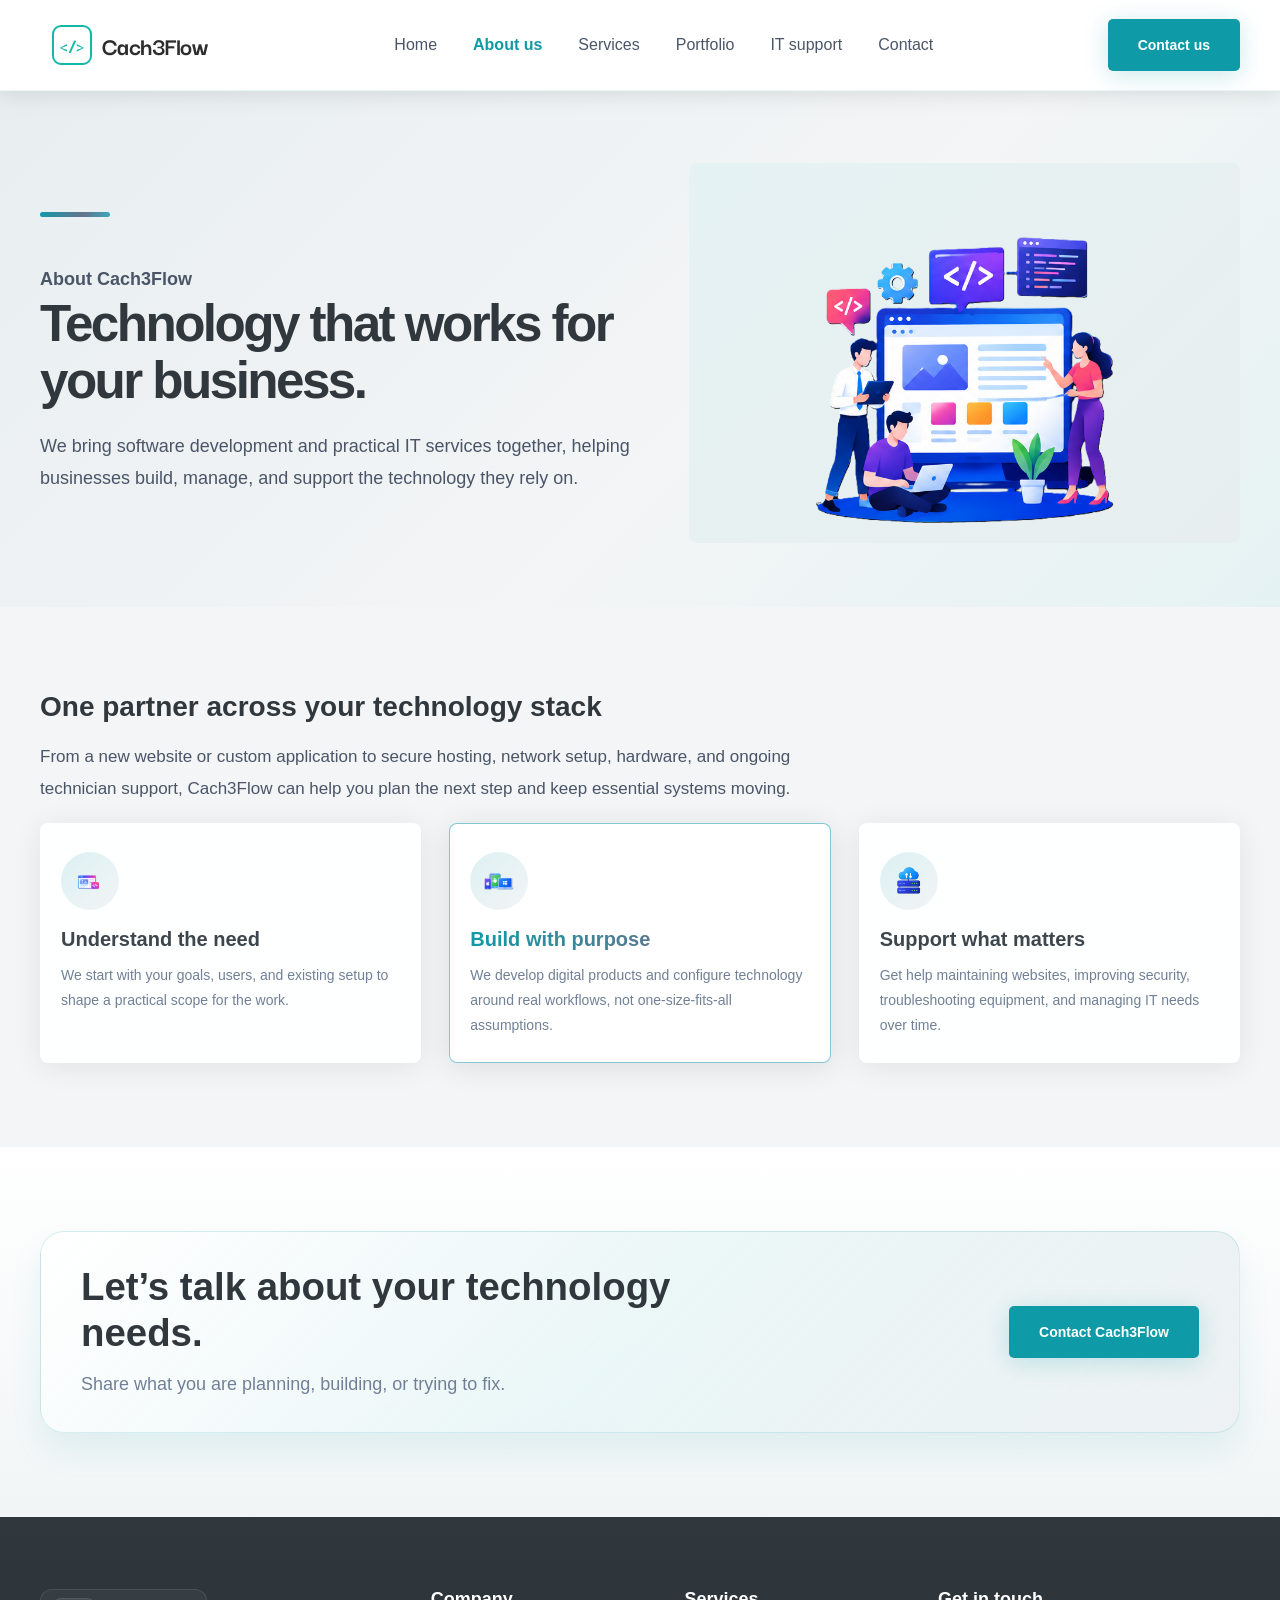
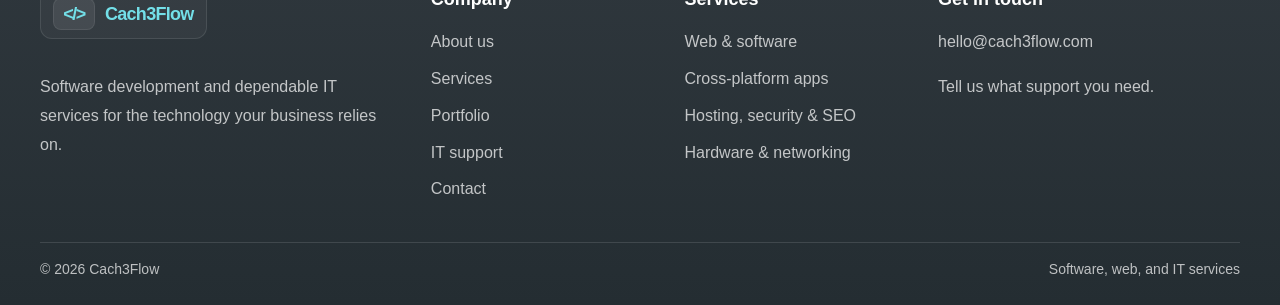
<file: about.htm>
<!DOCTYPE html>
<html lang="en">
  <head>
    <meta charset="UTF-8" />
    <meta name="viewport" content="width=device-width, initial-scale=1.0" />
    <title>About Cach3Flow | Software &amp; IT Services</title>
    <link rel="preconnect" href="https://fonts.googleapis.com" />
    <link rel="preconnect" href="https://fonts.gstatic.com" crossorigin />
    <link href="https://fonts.googleapis.com/css2?family=Darker+Grotesque:wght@500;700&display=swap" rel="stylesheet" />
    <link rel="stylesheet" href="Style/style.css" />
  </head>
  <body>
    <header class="topbar">
      <div class="container nav">
        <div class="brand" aria-label="Cach3Flow brand">
          <span class="brand-mark">&lt;/&gt;</span>
          <span class="brand-name">Cach3Flow</span>
        </div>
        <nav class="nav-links" aria-label="Main navigation">
          <a href="index.htm">Home</a>
          <a href="about.htm" aria-current="page">About us</a>
          <a href="services.htm">Services</a>
          <a href="portfolio.htm">Portfolio</a>
          <a href="it-support.htm">IT support</a>
          <a href="contact.htm">Contact</a>
        </nav>
        <a class="btn btn-primary" href="contact.php">Contact us</a>
        <details class="mobile-menu">
          <summary aria-label="Toggle navigation menu" title="Menu"><span class="mobile-menu-icon" aria-hidden="true"></span></summary>
          <nav class="mobile-menu-panel" aria-label="Mobile navigation">
            <a href="index.htm">Home</a>
            <a href="about.htm" aria-current="page">About us</a>
            <a href="services.htm">Services</a>
            <a href="portfolio.htm">Portfolio</a>
            <a href="it-support.htm">IT support</a>
            <a href="contact.htm">Contact</a>
          </nav>
        </details>
      </div>
    </header>

    <main>
      <section class="page-hero">
        <div class="container page-hero-layout">
          <div class="page-hero-content">
            <div class="eyebrow" aria-hidden="true"></div>
            <p class="page-kicker">About Cach3Flow</p>
            <h1>Technology that works for your business.</h1>
            <p>We bring software development and practical IT services together, helping businesses build, manage, and support the technology they rely on.</p>
          </div>
          <figure class="page-hero-image">
            <img src="Images/Website-and-software.png" alt="A team creating a website and software" />
          </figure>
        </div>
      </section>

      <section class="section">
        <div class="container">
          <h2 class="page-section-title">One partner across your technology stack</h2>
          <p class="page-copy">From a new website or custom application to secure hosting, network setup, hardware, and ongoing technician support, Cach3Flow can help you plan the next step and keep essential systems moving.</p>
          <div class="services-grid">
            <article class="service-card">
              <div class="service-icon"><img src="Images/Website-and-software-icon.png" alt="" /></div>
              <h3>Understand the need</h3>
              <p>We start with your goals, users, and existing setup to shape a practical scope for the work.</p>
            </article>
            <article class="service-card featured">
              <div class="service-icon"><img src="Images/Cross-platform-apps-icon.png" alt="" /></div>
              <h3>Build with purpose</h3>
              <p>We develop digital products and configure technology around real workflows, not one-size-fits-all assumptions.</p>
            </article>
            <article class="service-card">
              <div class="service-icon"><img src="Images/IT_Infrastructure-icon.png" alt="" /></div>
              <h3>Support what matters</h3>
              <p>Get help maintaining websites, improving security, troubleshooting equipment, and managing IT needs over time.</p>
            </article>
          </div>
        </div>
      </section>

      <section class="section cta">
        <div class="container">
          <div class="cta-panel">
            <div class="cta-copy">
              <h2>Let’s talk about your technology needs.</h2>
              <p>Share what you are planning, building, or trying to fix.</p>
            </div>
            <a class="btn btn-primary" href="contact.php">Contact Cach3Flow</a>
          </div>
        </div>
      </section>
    </main>

    <footer>
      <div class="container">
        <div class="footer-grid">
          <div class="footer-brand">
            <div class="footer-brand-mark" aria-label="Cach3Flow brand">
              <span class="brand-mark">&lt;/&gt;</span>
              <span class="brand-name">Cach3Flow</span>
            </div>
            <p>Software development and dependable IT services for the technology your business relies on.</p>
          </div>
          <div class="footer-links">
            <h4>Company</h4>
            <a href="about.htm">About us</a>
            <a href="services.htm">Services</a>
            <a href="portfolio.htm">Portfolio</a>
            <a href="it-support.htm">IT support</a>
            <a href="contact.htm">Contact</a>
          </div>
          <div class="footer-links">
            <h4>Services</h4>
            <a href="services.htm#web-software">Web &amp; software</a>
            <a href="services.htm#applications">Cross-platform apps</a>
            <a href="services.htm#hosting-security">Hosting, security &amp; SEO</a>
            <a href="it-support.htm#hardware-networking">Hardware &amp; networking</a>
          </div>
          <div class="footer-cta">
            <h4>Get in touch</h4>
            <p><a href="mailto:hello@cach3flow.com">hello@cach3flow.com</a></p>
            <p>Tell us what support you need.</p>
          </div>
        </div>
        <div class="footer-bottom">
          <span>© 2026 Cach3Flow</span>
          <span>Software, web, and IT services</span>
        </div>
      </div>
    </footer>
  </body>
</html>
</file>
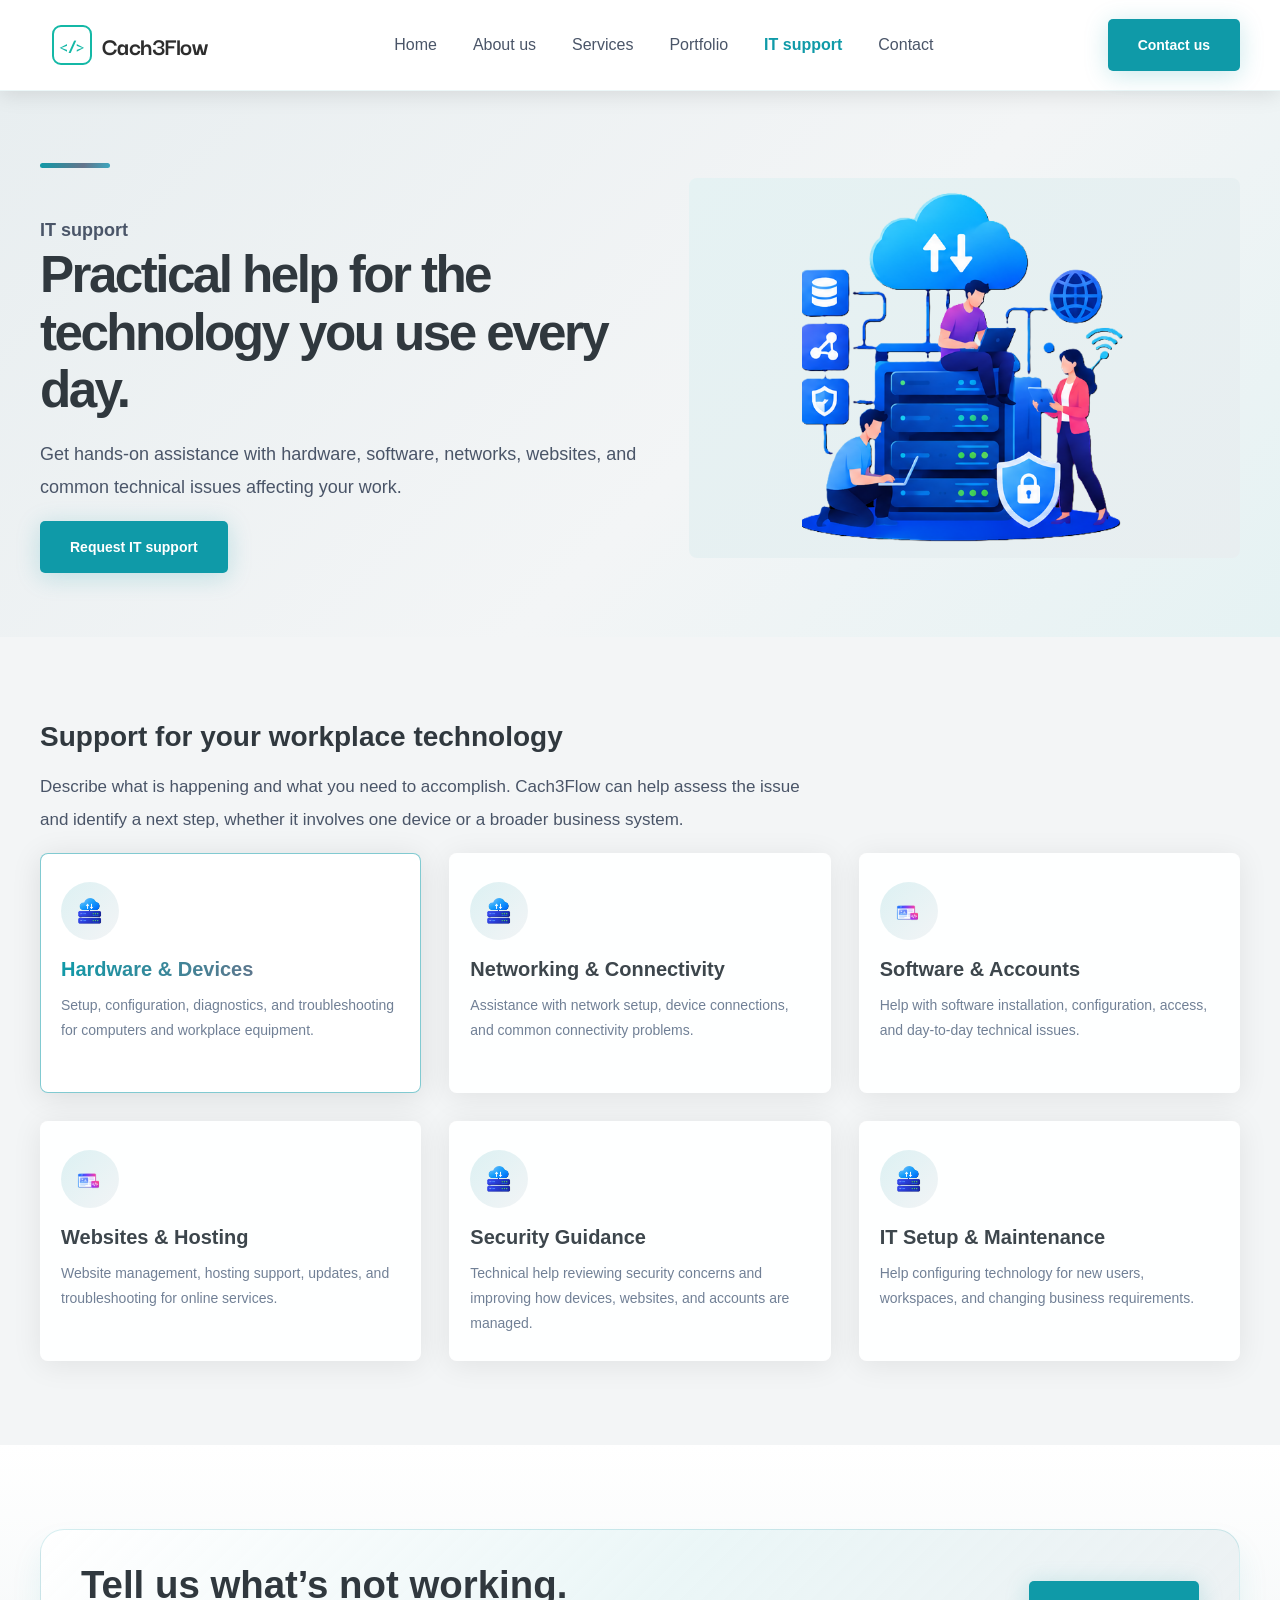
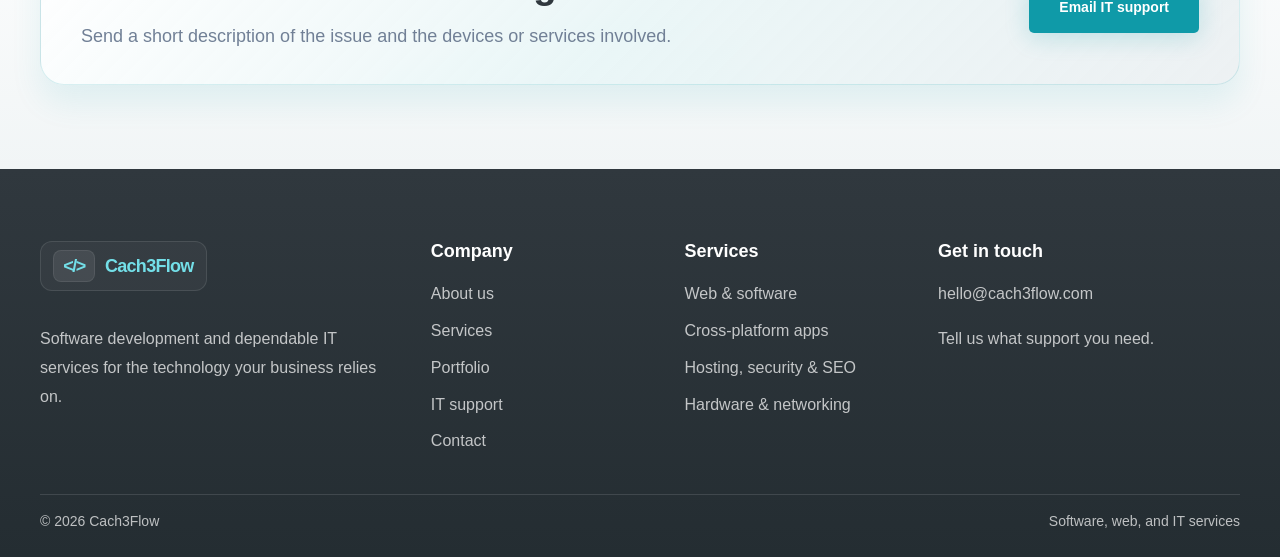
<file: it-support.htm>
<!DOCTYPE html>
<html lang="en">
  <head>
    <meta charset="UTF-8" />
    <meta name="viewport" content="width=device-width, initial-scale=1.0" />
    <title>IT Support | Cach3Flow</title>
    <link rel="preconnect" href="https://fonts.googleapis.com" />
    <link rel="preconnect" href="https://fonts.gstatic.com" crossorigin />
    <link href="https://fonts.googleapis.com/css2?family=Darker+Grotesque:wght@500;700&display=swap" rel="stylesheet" />
    <link rel="stylesheet" href="Style/style.css" />
  </head>
  <body>
    <header class="topbar">
      <div class="container nav">
        <div class="brand" aria-label="Cach3Flow brand">
          <span class="brand-mark">&lt;/&gt;</span>
          <span class="brand-name">Cach3Flow</span>
        </div>
        <nav class="nav-links" aria-label="Main navigation">
          <a href="index.htm">Home</a>
          <a href="about.htm">About us</a>
          <a href="services.htm">Services</a>
          <a href="portfolio.htm">Portfolio</a>
          <a href="it-support.htm" aria-current="page">IT support</a>
          <a href="contact.htm">Contact</a>
        </nav>
        <a class="btn btn-primary" href="contact.php">Contact us</a>
        <details class="mobile-menu">
          <summary aria-label="Toggle navigation menu" title="Menu"><span class="mobile-menu-icon" aria-hidden="true"></span></summary>
          <nav class="mobile-menu-panel" aria-label="Mobile navigation">
            <a href="index.htm">Home</a>
            <a href="about.htm">About us</a>
            <a href="services.htm">Services</a>
            <a href="portfolio.htm">Portfolio</a>
            <a href="it-support.htm" aria-current="page">IT support</a>
            <a href="contact.htm">Contact</a>
          </nav>
        </details>
      </div>
    </header>

    <main>
      <section class="page-hero">
        <div class="container page-hero-layout">
          <div class="page-hero-content">
            <div class="eyebrow" aria-hidden="true"></div>
            <p class="page-kicker">IT support</p>
            <h1>Practical help for the technology you use every day.</h1>
            <p>Get hands-on assistance with hardware, software, networks, websites, and common technical issues affecting your work.</p>
            <a class="btn btn-primary page-contact-link" href="contact.php">Request IT support</a>
          </div>
          <figure class="page-hero-image">
            <img src="Images/IT_Infrastructure.png" alt="Connected servers, cloud hosting, and secure IT infrastructure" />
          </figure>
        </div>
      </section>

      <section class="section">
        <div class="container">
          <h2 class="page-section-title">Support for your workplace technology</h2>
          <p class="page-copy">Describe what is happening and what you need to accomplish. Cach3Flow can help assess the issue and identify a next step, whether it involves one device or a broader business system.</p>
          <div class="services-grid">
            <article class="service-card featured">
              <div class="service-icon"><img src="Images/IT_Infrastructure-icon.png" alt="" /></div>
              <h3>Hardware &amp; Devices</h3>
              <p>Setup, configuration, diagnostics, and troubleshooting for computers and workplace equipment.</p>
            </article>
            <article class="service-card">
              <div class="service-icon"><img src="Images/IT_Infrastructure-icon.png" alt="" /></div>
              <h3>Networking &amp; Connectivity</h3>
              <p>Assistance with network setup, device connections, and common connectivity problems.</p>
            </article>
            <article class="service-card">
              <div class="service-icon"><img src="Images/Website-and-software-icon.png" alt="" /></div>
              <h3>Software &amp; Accounts</h3>
              <p>Help with software installation, configuration, access, and day-to-day technical issues.</p>
            </article>
            <article id="hardware-networking" class="service-card">
              <div class="service-icon"><img src="Images/Website-and-software-icon.png" alt="" /></div>
              <h3>Websites &amp; Hosting</h3>
              <p>Website management, hosting support, updates, and troubleshooting for online services.</p>
            </article>
            <article class="service-card">
              <div class="service-icon"><img src="Images/IT_Infrastructure-icon.png" alt="" /></div>
              <h3>Security Guidance</h3>
              <p>Technical help reviewing security concerns and improving how devices, websites, and accounts are managed.</p>
            </article>
            <article class="service-card">
              <div class="service-icon"><img src="Images/IT_Infrastructure-icon.png" alt="" /></div>
              <h3>IT Setup &amp; Maintenance</h3>
              <p>Help configuring technology for new users, workspaces, and changing business requirements.</p>
            </article>
          </div>
        </div>
      </section>

      <section class="section cta">
        <div class="container">
          <div class="cta-panel">
            <div class="cta-copy">
              <h2>Tell us what’s not working.</h2>
              <p>Send a short description of the issue and the devices or services involved.</p>
            </div>
            <a class="btn btn-primary" href="mailto:hello@cach3flow.com?subject=IT%20support%20request">Email IT support</a>
          </div>
        </div>
      </section>
    </main>

    <footer>
      <div class="container">
        <div class="footer-grid">
          <div class="footer-brand">
            <div class="footer-brand-mark" aria-label="Cach3Flow brand">
              <span class="brand-mark">&lt;/&gt;</span>
              <span class="brand-name">Cach3Flow</span>
            </div>
            <p>Software development and dependable IT services for the technology your business relies on.</p>
          </div>
          <div class="footer-links">
            <h4>Company</h4>
            <a href="about.htm">About us</a>
            <a href="services.htm">Services</a>
            <a href="portfolio.htm">Portfolio</a>
            <a href="it-support.htm">IT support</a>
            <a href="contact.htm">Contact</a>
          </div>
          <div class="footer-links">
            <h4>Services</h4>
            <a href="services.htm#web-software">Web &amp; software</a>
            <a href="services.htm#applications">Cross-platform apps</a>
            <a href="services.htm#hosting-security">Hosting, security &amp; SEO</a>
            <a href="it-support.htm#hardware-networking">Hardware &amp; networking</a>
          </div>
          <div class="footer-cta">
            <h4>Get in touch</h4>
            <p><a href="mailto:hello@cach3flow.com">hello@cach3flow.com</a></p>
            <p>Tell us what support you need.</p>
          </div>
        </div>
        <div class="footer-bottom">
          <span>© 2026 Cach3Flow</span>
          <span>Software, web, and IT services</span>
        </div>
      </div>
    </footer>
  </body>
</html>
</file>
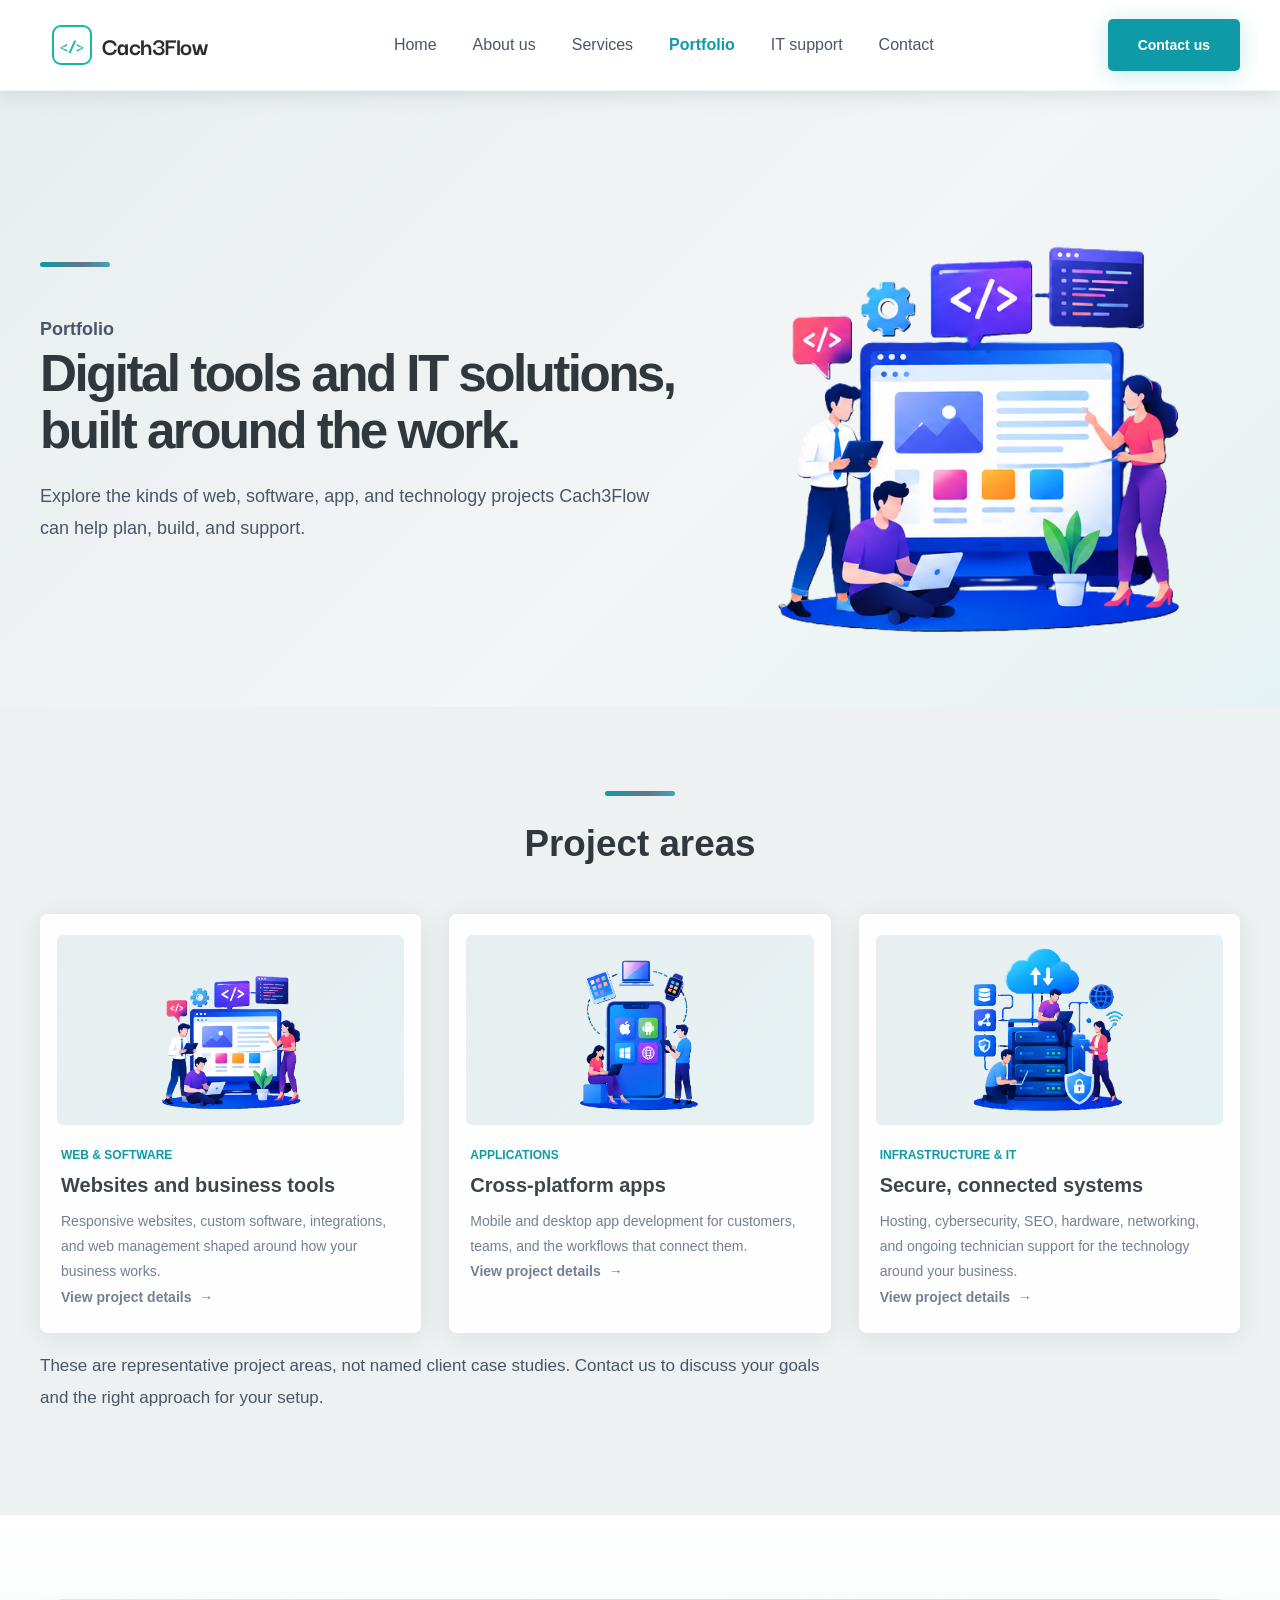
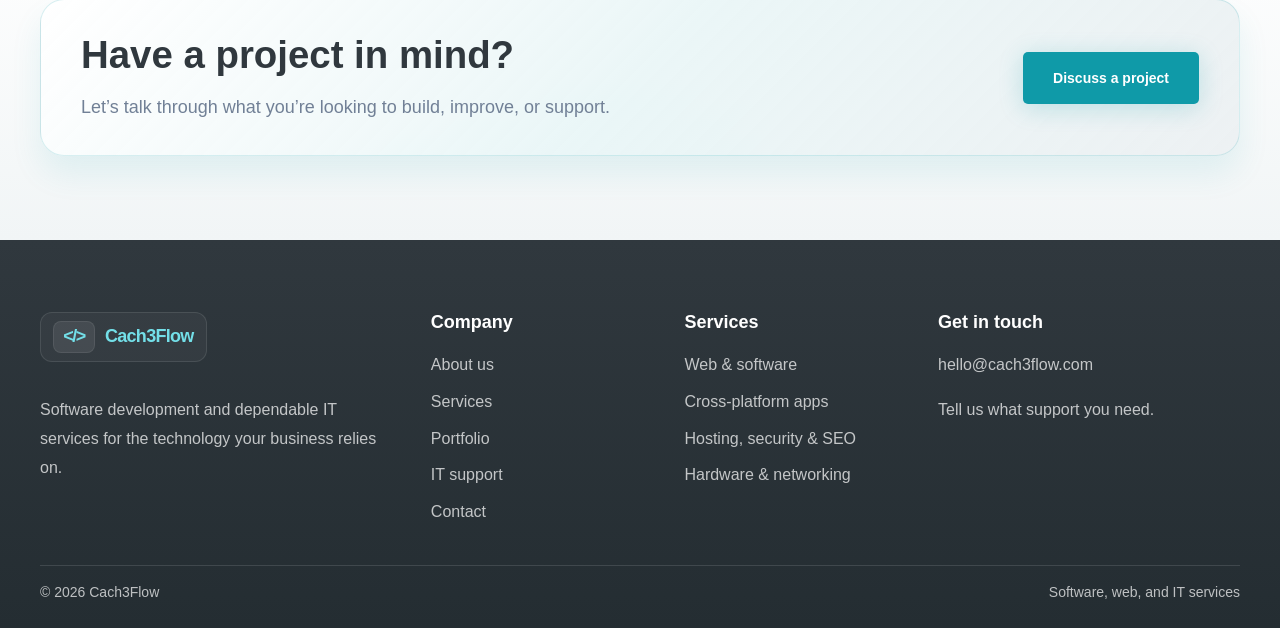
<file: portfolio.htm>
<!DOCTYPE html>
<html lang="en">
  <head>
    <meta charset="UTF-8" />
    <meta name="viewport" content="width=device-width, initial-scale=1.0" />
    <title>Portfolio | Cach3Flow</title>
    <link rel="preconnect" href="https://fonts.googleapis.com" />
    <link rel="preconnect" href="https://fonts.gstatic.com" crossorigin />
    <link href="https://fonts.googleapis.com/css2?family=Darker+Grotesque:wght@500;700&display=swap" rel="stylesheet" />
    <link rel="stylesheet" href="Style/style.css" />
  </head>
  <body>
    <header class="topbar">
      <div class="container nav">
        <div class="brand" aria-label="Cach3Flow brand">
          <span class="brand-mark">&lt;/&gt;</span>
          <span class="brand-name">Cach3Flow</span>
        </div>
        <nav class="nav-links" aria-label="Main navigation">
          <a href="index.htm">Home</a>
          <a href="about.htm">About us</a>
          <a href="services.htm">Services</a>
          <a href="portfolio.htm" aria-current="page">Portfolio</a>
          <a href="it-support.htm">IT support</a>
          <a href="contact.htm">Contact</a>
        </nav>
        <a class="btn btn-primary" href="contact.php">Contact us</a>
        <details class="mobile-menu">
          <summary aria-label="Toggle navigation menu" title="Menu"><span class="mobile-menu-icon" aria-hidden="true"></span></summary>
          <nav class="mobile-menu-panel" aria-label="Mobile navigation">
            <a href="index.htm">Home</a>
            <a href="about.htm">About us</a>
            <a href="services.htm">Services</a>
            <a href="portfolio.htm" aria-current="page">Portfolio</a>
            <a href="it-support.htm">IT support</a>
            <a href="contact.htm">Contact</a>
          </nav>
        </details>
      </div>
    </header>

    <main>
      <section class="page-hero">
        <div class="container portfolio-hero-inner">
          <div class="page-hero-content">
            <div class="eyebrow" aria-hidden="true"></div>
            <p class="page-kicker">Portfolio</p>
            <h1>Digital tools and IT solutions, built around the work.</h1>
            <p>Explore the kinds of web, software, app, and technology projects Cach3Flow can help plan, build, and support.</p>
          </div>
          <div class="portfolio-hero-visual">
            <img src="Images/Website-and-software.png" alt="Website and software development illustration" />
          </div>
        </div>
      </section>

      <section class="section services portfolio-projects">
        <div class="container">
          <div class="services-header">
            <div class="eyebrow" style="margin: 0 auto 18px;" aria-hidden="true"></div>
            <h2 class="section-title">Project areas</h2>
          </div>
          <div class="services-grid">
            <a class="service-card portfolio-card" href="projects.htm#web-software">
              <div class="portfolio-art">
                <img src="Images/Website-and-software.png" alt="Website and software development illustration" loading="lazy" />
              </div>
              <p class="portfolio-category">WEB &amp; SOFTWARE</p>
              <h3>Websites and business tools</h3>
              <p>Responsive websites, custom software, integrations, and web management shaped around how your business works.</p>
              <p class="portfolio-card-cta">View project details <span aria-hidden="true">&rarr;</span></p>
            </a>
            <a class="service-card portfolio-card" href="projects.htm#applications">
              <div class="portfolio-art">
                <img src="Images/Cross-platform-apps.png" alt="Cross-platform apps displayed on phones, tablets, and computers" loading="lazy" />
              </div>
              <p class="portfolio-category">APPLICATIONS</p>
              <h3>Cross-platform apps</h3>
              <p>Mobile and desktop app development for customers, teams, and the workflows that connect them.</p>
              <p class="portfolio-card-cta">View project details <span aria-hidden="true">&rarr;</span></p>
            </a>
            <a class="service-card portfolio-card" href="projects.htm#infrastructure">
              <div class="portfolio-art">
                <img src="Images/IT_Infrastructure.png" alt="Cloud hosting, connected servers, and cybersecurity illustration" loading="lazy" />
              </div>
              <p class="portfolio-category">INFRASTRUCTURE &amp; IT</p>
              <h3>Secure, connected systems</h3>
              <p>Hosting, cybersecurity, SEO, hardware, networking, and ongoing technician support for the technology around your business.</p>
              <p class="portfolio-card-cta">View project details <span aria-hidden="true">&rarr;</span></p>
            </a>
          </div>
          <p class="page-copy">These are representative project areas, not named client case studies. Contact us to discuss your goals and the right approach for your setup.</p>
        </div>
      </section>

      <section class="section cta">
        <div class="container">
          <div class="cta-panel">
            <div class="cta-copy">
              <h2>Have a project in mind?</h2>
              <p>Let’s talk through what you’re looking to build, improve, or support.</p>
            </div>
            <a class="btn btn-primary" href="contact.php">Discuss a project</a>
          </div>
        </div>
      </section>
    </main>

    <footer>
      <div class="container">
        <div class="footer-grid">
          <div class="footer-brand">
            <div class="footer-brand-mark" aria-label="Cach3Flow brand">
              <span class="brand-mark">&lt;/&gt;</span>
              <span class="brand-name">Cach3Flow</span>
            </div>
            <p>Software development and dependable IT services for the technology your business relies on.</p>
          </div>
          <div class="footer-links">
            <h4>Company</h4>
            <a href="about.htm">About us</a>
            <a href="services.htm">Services</a>
            <a href="portfolio.htm">Portfolio</a>
            <a href="it-support.htm">IT support</a>
            <a href="contact.htm">Contact</a>
          </div>
          <div class="footer-links">
            <h4>Services</h4>
            <a href="services.htm#web-software">Web &amp; software</a>
            <a href="services.htm#applications">Cross-platform apps</a>
            <a href="services.htm#hosting-security">Hosting, security &amp; SEO</a>
            <a href="it-support.htm#hardware-networking">Hardware &amp; networking</a>
          </div>
          <div class="footer-cta">
            <h4>Get in touch</h4>
            <p><a href="mailto:hello@cach3flow.com">hello@cach3flow.com</a></p>
            <p>Tell us what support you need.</p>
          </div>
        </div>
        <div class="footer-bottom">
          <span>© 2026 Cach3Flow</span>
          <span>Software, web, and IT services</span>
        </div>
      </div>
    </footer>
  </body>
</html>
</file>
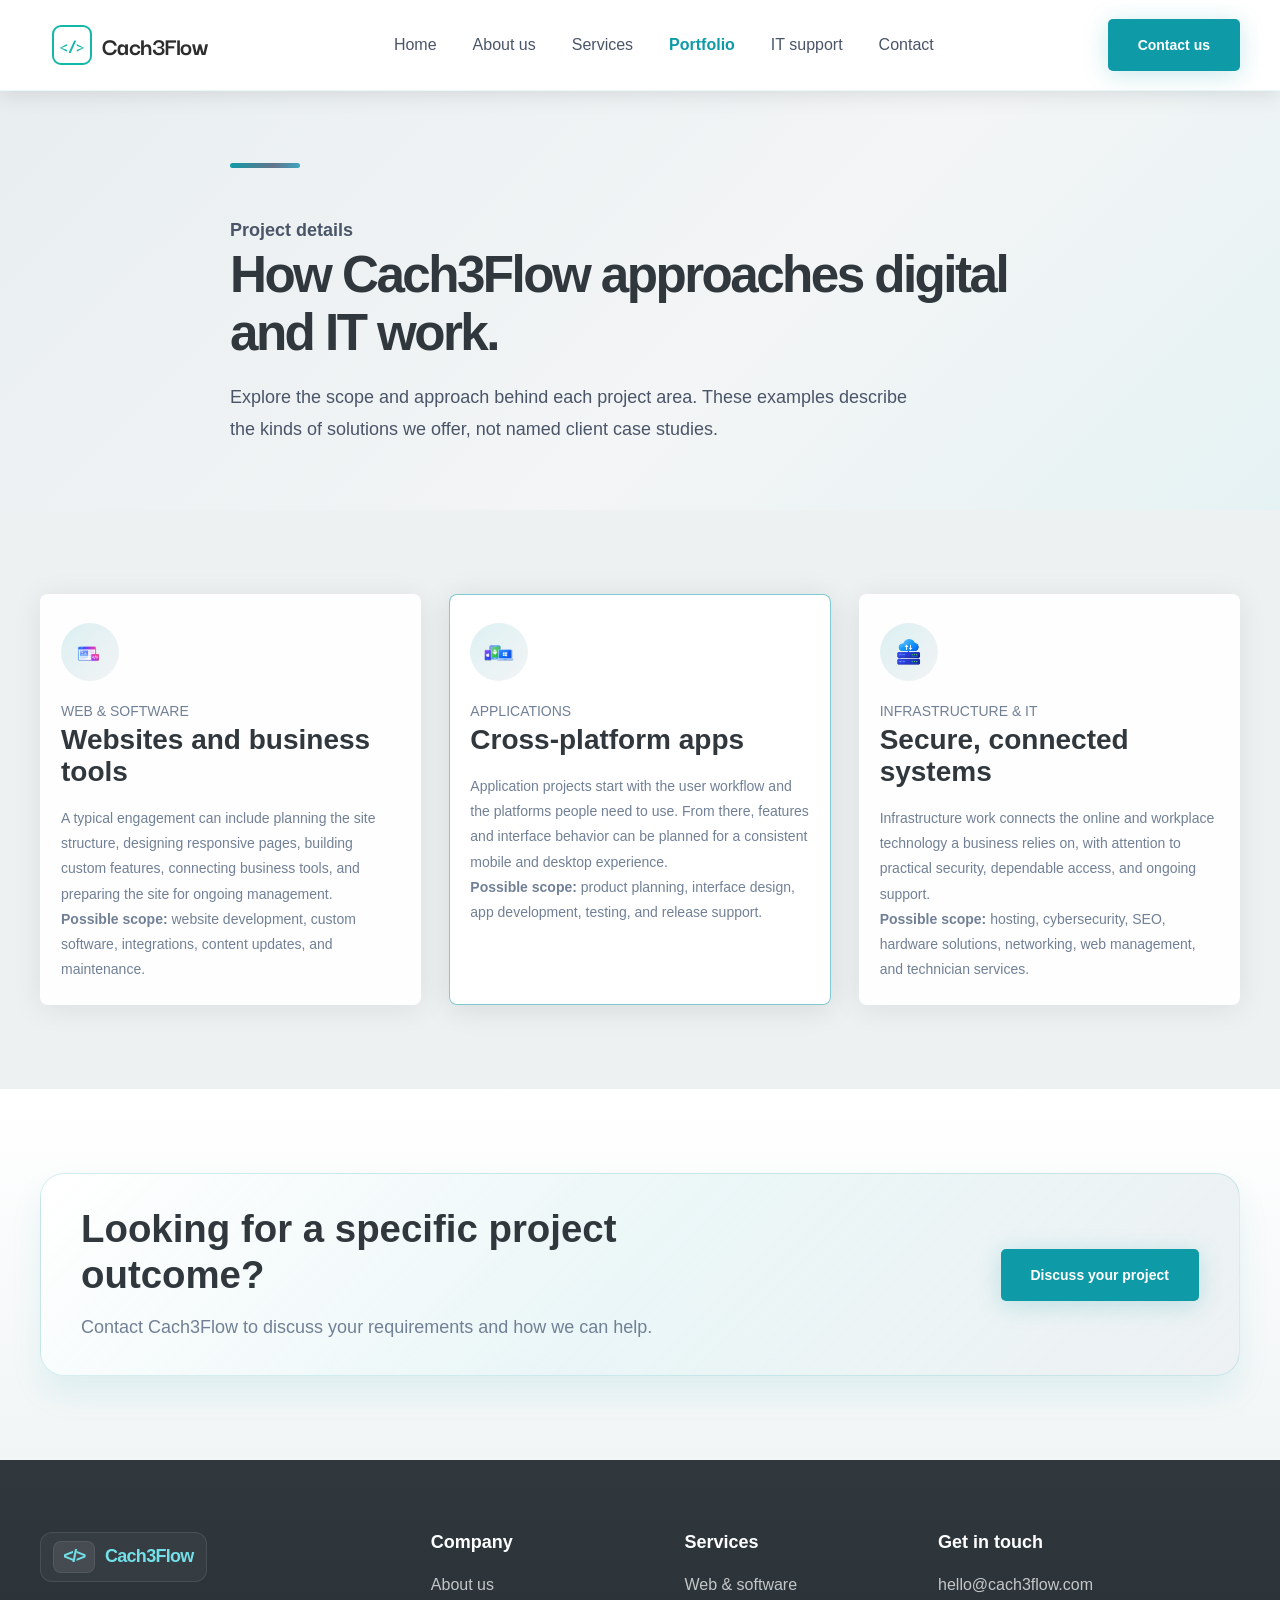
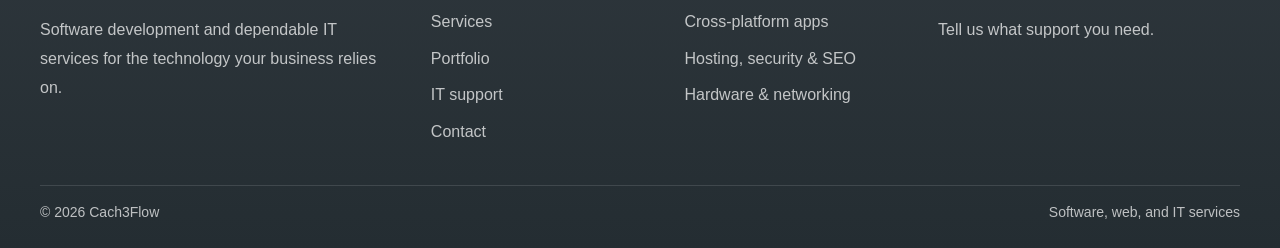
<file: projects.htm>
<!DOCTYPE html>
<html lang="en">
  <head>
    <meta charset="UTF-8" />
    <meta name="viewport" content="width=device-width, initial-scale=1.0" />
    <title>Project Details | Cach3Flow</title>
    <link rel="preconnect" href="https://fonts.googleapis.com" />
    <link rel="preconnect" href="https://fonts.gstatic.com" crossorigin />
    <link href="https://fonts.googleapis.com/css2?family=Darker+Grotesque:wght@500;700&display=swap" rel="stylesheet" />
    <link rel="stylesheet" href="Style/style.css" />
  </head>
  <body>
    <header class="topbar">
      <div class="container nav">
        <div class="brand" aria-label="Cach3Flow brand">
          <span class="brand-mark">&lt;/&gt;</span>
          <span class="brand-name">Cach3Flow</span>
        </div>
        <nav class="nav-links" aria-label="Main navigation">
          <a href="index.htm">Home</a>
          <a href="about.htm">About us</a>
          <a href="services.htm">Services</a>
          <a href="portfolio.htm" aria-current="page">Portfolio</a>
          <a href="it-support.htm">IT support</a>
          <a href="contact.htm">Contact</a>
        </nav>
        <a class="btn btn-primary" href="contact.php">Contact us</a>
        <details class="mobile-menu">
          <summary aria-label="Toggle navigation menu" title="Menu"><span class="mobile-menu-icon" aria-hidden="true"></span></summary>
          <nav class="mobile-menu-panel" aria-label="Mobile navigation">
            <a href="index.htm">Home</a>
            <a href="about.htm">About us</a>
            <a href="services.htm">Services</a>
            <a href="portfolio.htm" aria-current="page">Portfolio</a>
            <a href="it-support.htm">IT support</a>
            <a href="contact.htm">Contact</a>
          </nav>
        </details>
      </div>
    </header>

    <main>
      <section class="page-hero">
        <div class="container page-hero-content">
          <div class="eyebrow" aria-hidden="true"></div>
          <p class="page-kicker">Project details</p>
          <h1>How Cach3Flow approaches digital and IT work.</h1>
          <p>Explore the scope and approach behind each project area. These examples describe the kinds of solutions we offer, not named client case studies.</p>
        </div>
      </section>

      <section class="section services">
        <div class="container services-grid">
          <article id="web-software" class="service-card project-detail">
            <div class="service-icon"><img src="Images/Website-and-software-icon.png" alt="" /></div>
            <p class="portfolio-category">WEB &amp; SOFTWARE</p>
            <h2 class="page-section-title">Websites and business tools</h2>
            <p class="project-detail-copy">A typical engagement can include planning the site structure, designing responsive pages, building custom features, connecting business tools, and preparing the site for ongoing management.</p>
            <p class="project-detail-copy"><strong>Possible scope:</strong> website development, custom software, integrations, content updates, and maintenance.</p>
          </article>
          <article id="applications" class="service-card featured project-detail">
            <div class="service-icon"><img src="Images/Cross-platform-apps-icon.png" alt="" /></div>
            <p class="portfolio-category">APPLICATIONS</p>
            <h2 class="page-section-title">Cross-platform apps</h2>
            <p class="project-detail-copy">Application projects start with the user workflow and the platforms people need to use. From there, features and interface behavior can be planned for a consistent mobile and desktop experience.</p>
            <p class="project-detail-copy"><strong>Possible scope:</strong> product planning, interface design, app development, testing, and release support.</p>
          </article>
          <article id="infrastructure" class="service-card project-detail">
            <div class="service-icon"><img src="Images/IT_Infrastructure-icon.png" alt="" /></div>
            <p class="portfolio-category">INFRASTRUCTURE &amp; IT</p>
            <h2 class="page-section-title">Secure, connected systems</h2>
            <p class="project-detail-copy">Infrastructure work connects the online and workplace technology a business relies on, with attention to practical security, dependable access, and ongoing support.</p>
            <p class="project-detail-copy"><strong>Possible scope:</strong> hosting, cybersecurity, SEO, hardware solutions, networking, web management, and technician services.</p>
          </article>
        </div>
      </section>

      <section class="section cta">
        <div class="container">
          <div class="cta-panel">
            <div class="cta-copy">
              <h2>Looking for a specific project outcome?</h2>
              <p>Contact Cach3Flow to discuss your requirements and how we can help.</p>
            </div>
            <a class="btn btn-primary" href="contact.php">Discuss your project</a>
          </div>
        </div>
      </section>
    </main>

    <footer>
      <div class="container">
        <div class="footer-grid">
          <div class="footer-brand">
            <div class="footer-brand-mark" aria-label="Cach3Flow brand">
              <span class="brand-mark">&lt;/&gt;</span>
              <span class="brand-name">Cach3Flow</span>
            </div>
            <p>Software development and dependable IT services for the technology your business relies on.</p>
          </div>
          <div class="footer-links">
            <h4>Company</h4>
            <a href="about.htm">About us</a>
            <a href="services.htm">Services</a>
            <a href="portfolio.htm">Portfolio</a>
            <a href="it-support.htm">IT support</a>
            <a href="contact.htm">Contact</a>
          </div>
          <div class="footer-links">
            <h4>Services</h4>
            <a href="services.htm#web-software">Web &amp; software</a>
            <a href="services.htm#applications">Cross-platform apps</a>
            <a href="services.htm#hosting-security">Hosting, security &amp; SEO</a>
            <a href="it-support.htm#hardware-networking">Hardware &amp; networking</a>
          </div>
          <div class="footer-cta">
            <h4>Get in touch</h4>
            <p><a href="mailto:hello@cach3flow.com">hello@cach3flow.com</a></p>
            <p>Tell us what support you need.</p>
          </div>
        </div>
        <div class="footer-bottom">
          <span>© 2026 Cach3Flow</span>
          <span>Software, web, and IT services</span>
        </div>
      </div>
    </footer>
  </body>
</html>
</file>
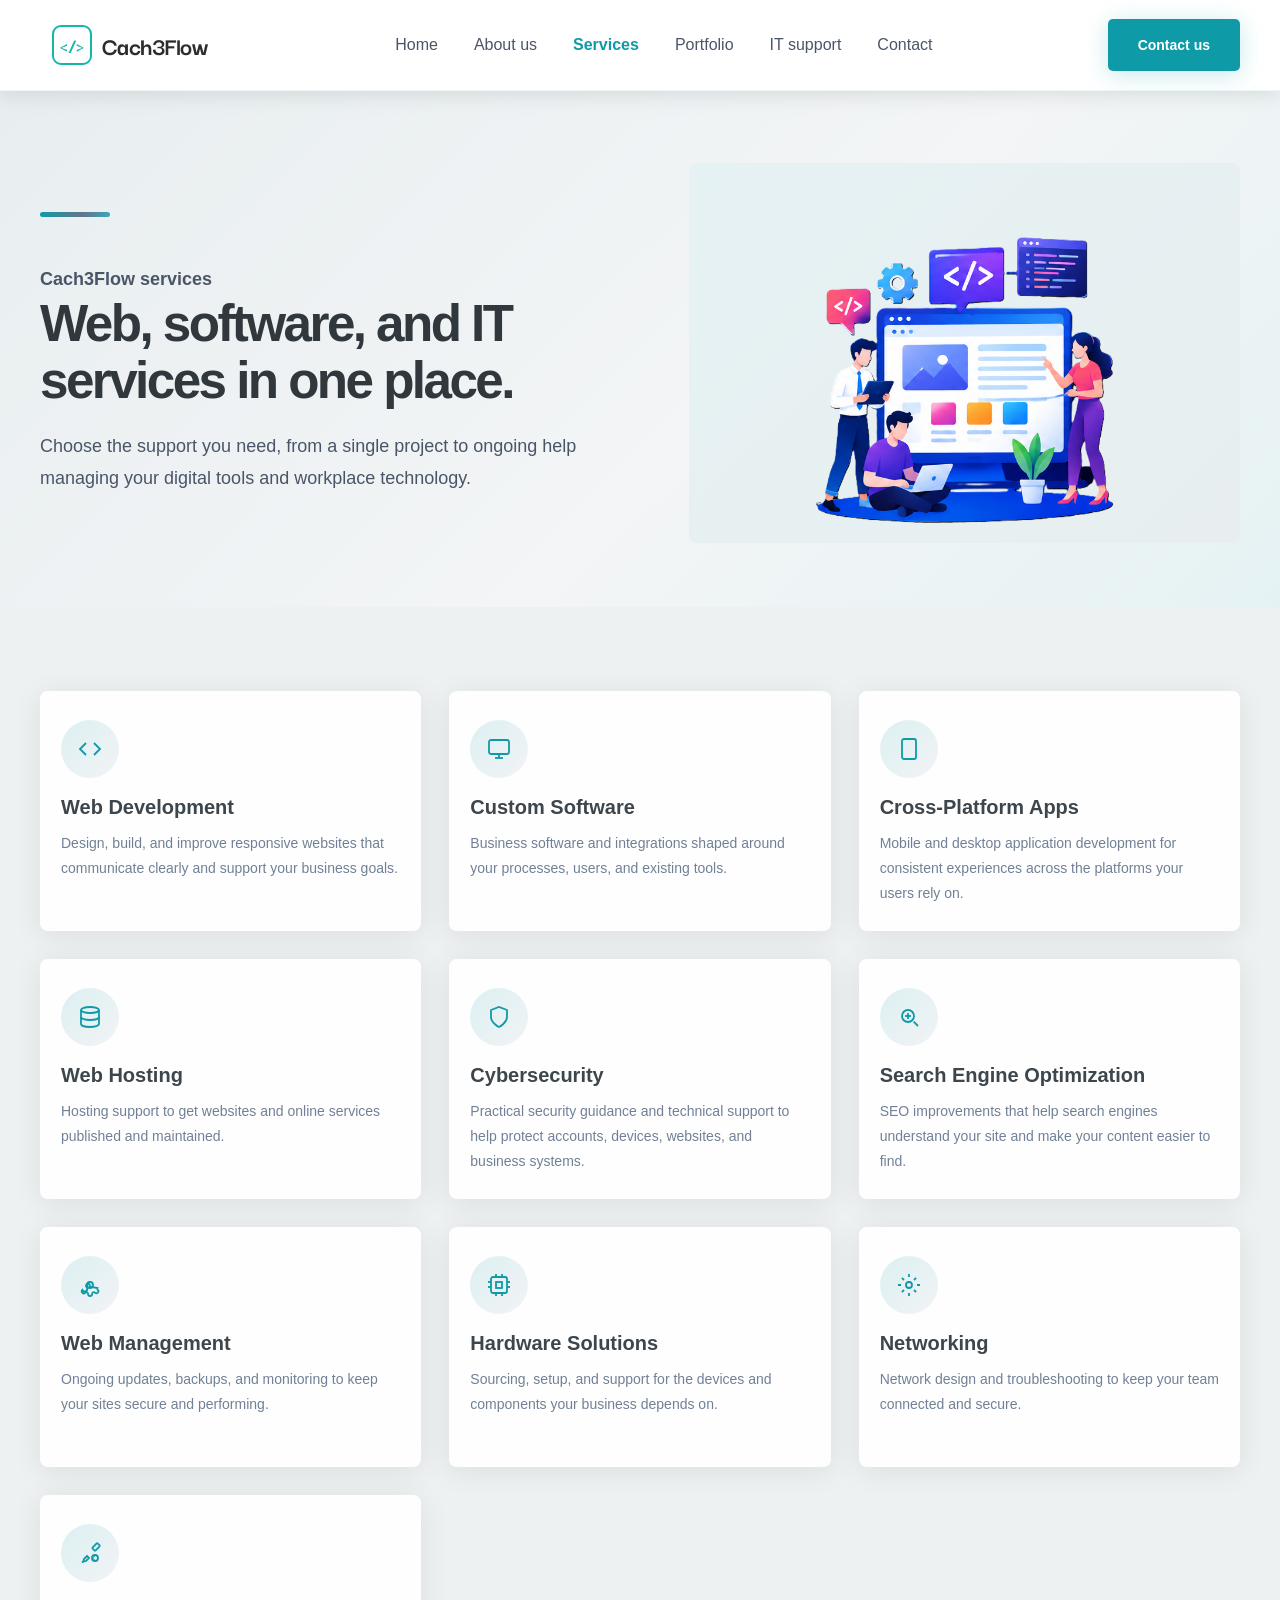
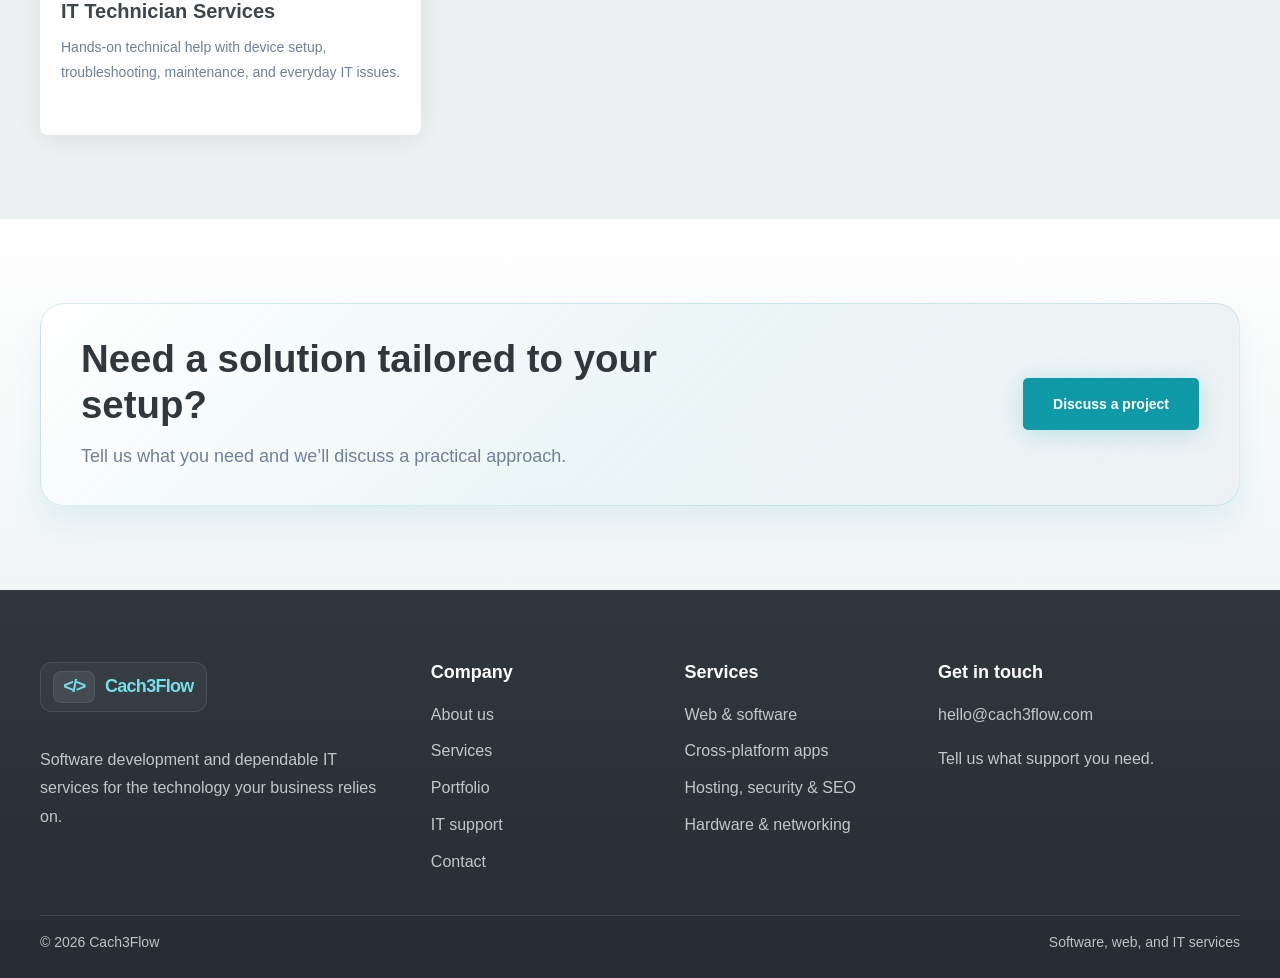
<file: services.htm>
<!DOCTYPE html>
<html lang="en">
  <head>
    <meta charset="UTF-8" />
    <meta name="viewport" content="width=device-width, initial-scale=1.0" />
    <title>Services | Cach3Flow</title>
    <link rel="preconnect" href="https://fonts.googleapis.com" />
    <link rel="preconnect" href="https://fonts.gstatic.com" crossorigin />
    <link href="https://fonts.googleapis.com/css2?family=Darker+Grotesque:wght@500;700&display=swap" rel="stylesheet" />
    <link rel="stylesheet" href="Style/style.css" />
  </head>
  <body>
    <header class="topbar">
      <div class="container nav">
        <div class="brand" aria-label="Cach3Flow brand">
          <span class="brand-mark">&lt;/&gt;</span>
          <span class="brand-name">Cach3Flow</span>
        </div>
        <nav class="nav-links" aria-label="Main navigation">
          <a href="index.htm">Home</a>
          <a href="about.htm">About us</a>
          <a href="services.htm" aria-current="page">Services</a>
          <a href="portfolio.htm">Portfolio</a>
          <a href="it-support.htm">IT support</a>
          <a href="contact.htm">Contact</a>
        </nav>
        <a class="btn btn-primary" href="contact.php">Contact us</a>
        <details class="mobile-menu">
          <summary aria-label="Toggle navigation menu" title="Menu"><span class="mobile-menu-icon" aria-hidden="true"></span></summary>
          <nav class="mobile-menu-panel" aria-label="Mobile navigation">
            <a href="index.htm">Home</a>
            <a href="about.htm">About us</a>
            <a href="services.htm" aria-current="page">Services</a>
            <a href="portfolio.htm">Portfolio</a>
            <a href="it-support.htm">IT support</a>
            <a href="contact.htm">Contact</a>
          </nav>
        </details>
      </div>
    </header>

    <main>
      <section class="page-hero">
        <div class="container page-hero-layout">
          <div class="page-hero-content">
            <div class="eyebrow" aria-hidden="true"></div>
            <p class="page-kicker">Cach3Flow services</p>
            <h1>Web, software, and IT services in one place.</h1>
            <p>Choose the support you need, from a single project to ongoing help managing your digital tools and workplace technology.</p>
          </div>
          <figure class="page-hero-image">
            <img src="Images/Website-and-software.png" alt="Website development illustration with browser and code elements" />
          </figure>
        </div>
      </section>

      <section class="section services services-page">
        <div class="container services-grid">
          <article id="web-software" class="service-card">
            <div class="service-icon" aria-hidden="true">
              <svg width="24" height="24" viewBox="0 0 24 24" fill="none" stroke="currentColor" stroke-width="1.8"><polyline points="16 18 22 12 16 6"></polyline><polyline points="8 6 2 12 8 18"></polyline></svg>
            </div>
            <h3>Web Development</h3>
            <p>Design, build, and improve responsive websites that communicate clearly and support your business goals.</p>
          </article>
          <article class="service-card">
            <div class="service-icon" aria-hidden="true">
              <svg width="24" height="24" viewBox="0 0 24 24" fill="none" stroke="currentColor" stroke-width="1.8"><rect x="2" y="3" width="20" height="14" rx="2"/><line x1="8" y1="21" x2="16" y2="21"/><line x1="12" y1="17" x2="12" y2="21"/></svg>
            </div>
            <h3>Custom Software</h3>
            <p>Business software and integrations shaped around your processes, users, and existing tools.</p>
          </article>
          <article id="applications" class="service-card">
            <div class="service-icon" aria-hidden="true">
              <svg width="24" height="24" viewBox="0 0 24 24" fill="none" stroke="currentColor" stroke-width="1.8"><rect x="5" y="2" width="14" height="20" rx="2"/><line x1="12" y1="18" x2="12.01" y2="18"/></svg>
            </div>
            <h3>Cross-Platform Apps</h3>
            <p>Mobile and desktop application development for consistent experiences across the platforms your users rely on.</p>
          </article>
          <article id="hosting-security" class="service-card">
            <div class="service-icon" aria-hidden="true">
              <svg width="24" height="24" viewBox="0 0 24 24" fill="none" stroke="currentColor" stroke-width="1.8"><ellipse cx="12" cy="5" rx="9" ry="3"/><path d="M21 12c0 1.66-4 3-9 3s-9-1.34-9-3"/><path d="M3 5v14c0 1.66 4 3 9 3s9-1.34 9-3V5"/></svg>
            </div>
            <h3>Web Hosting</h3>
            <p>Hosting support to get websites and online services published and maintained.</p>
          </article>
          <article class="service-card">
            <div class="service-icon" aria-hidden="true">
              <svg width="24" height="24" viewBox="0 0 24 24" fill="none" stroke="currentColor" stroke-width="1.8"><path d="M12 22s8-4 8-10V5l-8-3-8 3v7c0 6 8 10 8 10z"/></svg>
            </div>
            <h3>Cybersecurity</h3>
            <p>Practical security guidance and technical support to help protect accounts, devices, websites, and business systems.</p>
          </article>
          <article class="service-card">
            <div class="service-icon" aria-hidden="true">
              <svg width="24" height="24" viewBox="0 0 24 24" fill="none" stroke="currentColor" stroke-width="1.8"><circle cx="11" cy="11" r="6"/><line x1="21" y1="21" x2="16.65" y2="16.65"/><line x1="11" y1="8" x2="11" y2="14"/><line x1="8" y1="11" x2="14" y2="11"/></svg>
            </div>
            <h3>Search Engine Optimization</h3>
            <p>SEO improvements that help search engines understand your site and make your content easier to find.</p>
          </article>
          <article class="service-card">
            <div class="service-icon" aria-hidden="true">
              <svg width="24" height="24" viewBox="0 0 24 24" fill="none" stroke="currentColor" stroke-width="1.8"><circle cx="12" cy="12" r="3"/><path d="M19.4 15a1.65 1.65 0 0 0 .33 1.82l.06.06a2 2 0 0 1-2.83 2.83l-.06-.06a1.65 1.65 0 0 0-1.82-.33 1.65 1.65 0 0 0-1 1.51V21a2 2 0 0 1-4 0v-.09a1.65 1.65 0 0 0-1-1.51 1.65 1.65 0 0 0-1.82.33l-.06.06a2 2 0 0 1-2.83-2.83l.06-.06A1.65 1.65 0 0 0 9 15a1.65 1.65 0 0 0-1-1.51V13a2 2 0 0 1 4 0v.49c.3.2.66.3 1 .51z"/></svg>
            </div>
            <h3>Web Management</h3>
            <p>Ongoing updates, backups, and monitoring to keep your sites secure and performing.</p>
          </article>
          <article class="service-card">
            <div class="service-icon" aria-hidden="true">
              <svg width="24" height="24" viewBox="0 0 24 24" fill="none" stroke="currentColor" stroke-width="1.8"><rect x="4" y="4" width="16" height="16" rx="2"/><rect x="9" y="9" width="6" height="6"/><line x1="9" y1="1" x2="9" y2="4"/><line x1="15" y1="1" x2="15" y2="4"/><line x1="9" y1="20" x2="9" y2="23"/><line x1="15" y1="20" x2="15" y2="23"/><line x1="20" y1="9" x2="23" y2="9"/><line x1="20" y1="14" x2="23" y2="14"/><line x1="1" y1="9" x2="4" y2="9"/><line x1="1" y1="14" x2="4" y2="14"/></svg>
            </div>
            <h3>Hardware Solutions</h3>
            <p>Sourcing, setup, and support for the devices and components your business depends on.</p>
          </article>
          <article class="service-card">
            <div class="service-icon" aria-hidden="true">
              <svg width="24" height="24" viewBox="0 0 24 24" fill="none" stroke="currentColor" stroke-width="1.8"><circle cx="12" cy="12" r="3"/><path d="M12 1v3M12 20v3M1 12h3M20 12h3M4.9 4.9l2.1 2.1M17 17l2.1 2.1M19.1 4.9l-2.1 2.1M7 17l-2.1 2.1"/></svg>
            </div>
            <h3>Networking</h3>
            <p>Network design and troubleshooting to keep your team connected and secure.</p>
          </article>
          <article class="service-card">
            <div class="service-icon" aria-hidden="true">
              <svg width="24" height="24" viewBox="0 0 24 24" fill="none" stroke="currentColor" stroke-width="1.8"><path d="M14.7 6.3a1 1 0 0 0 0 1.4l1.6 1.6a1 1 0 0 0 1.4 0l3.7-3.7a1 1 0 0 0 0-1.4l-1.6-1.6a1 1 0 0 0-1.4 0l-3.7 3.7z"/><path d="M4 21l4-1 3-3-2-2-3 3-1 3z"/><circle cx="17" cy="17" r="3"/><path d="M17 14v1M17 19v1M15.5 15.5l.7.7M18.8 18.8l.7.7M19 17h1M14 17h1M18.8 15.2l.7-.7M15.5 18.5l.7-.7"/></svg>
            </div>
            <h3>IT Technician Services</h3>
            <p>Hands-on technical help with device setup, troubleshooting, maintenance, and everyday IT issues.</p>
          </article>
        </div>
      </section>

      <section class="section cta">
        <div class="container">
          <div class="cta-panel">
            <div class="cta-copy">
              <h2>Need a solution tailored to your setup?</h2>
              <p>Tell us what you need and we’ll discuss a practical approach.</p>
            </div>
            <a class="btn btn-primary" href="contact.php">Discuss a project</a>
          </div>
        </div>
      </section>
    </main>

    <footer>
      <div class="container">
        <div class="footer-grid">
          <div class="footer-brand">
            <div class="footer-brand-mark" aria-label="Cach3Flow brand">
              <span class="brand-mark">&lt;/&gt;</span>
              <span class="brand-name">Cach3Flow</span>
            </div>
            <p>Software development and dependable IT services for the technology your business relies on.</p>
          </div>
          <div class="footer-links">
            <h4>Company</h4>
            <a href="about.htm">About us</a>
            <a href="services.htm">Services</a>
            <a href="portfolio.htm">Portfolio</a>
            <a href="it-support.htm">IT support</a>
            <a href="contact.htm">Contact</a>
          </div>
          <div class="footer-links">
            <h4>Services</h4>
            <a href="services.htm#web-software">Web &amp; software</a>
            <a href="services.htm#applications">Cross-platform apps</a>
            <a href="services.htm#hosting-security">Hosting, security &amp; SEO</a>
            <a href="it-support.htm#hardware-networking">Hardware &amp; networking</a>
          </div>
          <div class="footer-cta">
            <h4>Get in touch</h4>
            <p><a href="mailto:hello@cach3flow.com">hello@cach3flow.com</a></p>
            <p>Tell us what support you need.</p>
          </div>
        </div>
        <div class="footer-bottom">
          <span>© 2026 Cach3Flow</span>
          <span>Software, web, and IT services</span>
        </div>
      </div>
    </footer>
  </body>
</html>
</file>
<file: Style/style.css>
:root {
  --teal: #0f9aa8;
  --teal-rgb: 15, 154, 168;
  --teal-light: #73dfe8;
  --teal-pale: #e8f5f6;
  --slate: #64748b;
  --cyan: #22c7df;
  --purple: #8b5cf6;
  --lime: #a3e635;
  --brand-text-gradient: linear-gradient(105deg, var(--teal) 0%, var(--slate) 25%, var(--cyan) 50%, var(--purple) 75%, var(--lime) 100%);
  --dark: #30383e;
  --gray-900: #30383e;
  --gray-800: #3d464c;
  --gray-700: #4a5568;
  --gray-600: #718096;
  --gray-500: #a0aec0;
  --gray-400: #cbd5e0;
  --gray-300: #e2e8f0;
  --gray-50: #fafafa;
  --bg-soft: #edf1f2;
  --bg-page: #f3f5f6;
  --shadow: 0 4px 30px rgba(0, 0, 0, 0.08);
  --shadow-soft: 0 4px 20px rgba(0, 0, 0, 0.1);
  --radius: 10px;
}

* {
  box-sizing: border-box;
}

html {
  scroll-behavior: smooth;
}

body {
  margin: 0;
  font-family: "Inter", "Segoe UI", sans-serif;
  background: var(--bg-page);
  color: var(--dark);
}

a {
  color: inherit;
  text-decoration: none;
}

img {
  max-width: 100%;
  display: block;
}

.container {
  width: min(1200px, calc(100% - 60px));
  margin: 0 auto;
}

.topbar {
  position: sticky;
  top: 0;
  z-index: 10;
  background: rgba(255,255,255,0.94);
  backdrop-filter: blur(14px);
  border-bottom: 1px solid rgba(var(--teal-rgb), 0.08);
  box-shadow: var(--shadow-soft);
}

.nav {
  height: 90px;
  display: flex;
  align-items: center;
  justify-content: space-between;
  gap: 32px;
}

.brand {
  width: 205px;
  max-width: 205px;
  height: 52px;
  display: inline-flex;
  align-items: center;
  justify-content: center;
  gap: 10px;
  padding: 8px 16px;
  border-radius: 12px;
  background: linear-gradient(135deg, rgba(90, 98, 104, 0.14), rgba(80, 92, 100, 0.08));
  border: 1px solid rgba(112, 124, 132, 0.18);
  box-shadow: inset 0 1px 0 rgba(255,255,255,0.35);
}

.topbar .brand {
  pointer-events: none;
  width: 180px;
  max-width: 180px;
  height: 40px;
  gap: 10px;
  padding: 0;
  font-family: "Darker Grotesque", sans-serif;
  font-weight: 700;
  letter-spacing: normal;
  background: none;
  border: 0;
  border-radius: 0;
  box-shadow: none;
}

.brand-mark {
  display: inline-flex;
  align-items: center;
  justify-content: center;
  min-width: 42px;
  height: 32px;
  border-radius: 8px;
  background: rgba(61, 70, 76, 0.28);
  color: var(--teal);
  font-weight: 800;
  font-size: 18px;
  letter-spacing: -0.08em;
  box-shadow: inset 0 0 0 1px rgba(255,255,255,0.08);
}

.topbar .brand-mark,
.topbar .brand-name {
  font-family: inherit;
  font-weight: 700;
  letter-spacing: normal;
}

.topbar .brand-mark {
  width: 40px;
  min-width: 40px;
  height: 40px;
  border: 2.5px solid #14b8a6;
  border-radius: 9px;
  background: none;
  box-shadow: none;
  color: #14b8a6;
  font-size: 22px;
  line-height: 1;
}

.topbar .brand-name {
  color: #2d2d2d;
  font-size: 26px;
  letter-spacing: -0.5px;
}

.brand-name {
  color: var(--teal);
  font-weight: 700;
  font-size: 18px;
  letter-spacing: -0.04em;
  white-space: nowrap;
}

.footer-brand-mark {
  display: inline-flex;
  align-items: center;
  gap: 10px;
  margin-bottom: 18px;
  padding: 8px 12px;
  border-radius: 12px;
  background: rgba(255,255,255,0.04);
  border: 1px solid rgba(255,255,255,0.1);
}

.footer-brand-mark .brand-mark {
  background: rgba(255,255,255,0.08);
  color: var(--teal-light);
}

.footer-brand-mark .brand-name {
  color: var(--teal-light);
}

.nav-links {
  display: flex;
  align-items: center;
  justify-content: center;
  gap: 36px;
  flex: 1;
  color: var(--gray-700);
  font-size: 16px;
  font-weight: 500;
}

.nav-links a {
  transition: color 0.2s ease;
}

.nav-links a:hover {
  color: var(--teal);
}

.nav-links a[aria-current="page"] {
  color: var(--teal);
  font-weight: 700;
}

.mobile-menu {
  display: none;
}

.btn {
  display: inline-flex;
  align-items: center;
  justify-content: center;
  border: none;
  border-radius: 5px;
  cursor: pointer;
  font-weight: 600;
  transition: transform 0.2s ease, box-shadow 0.2s ease;
}

.btn:hover {
  transform: translateY(-1px);
}

.btn-primary {
  padding: 18px 30px;
  color: #fff;
  background: var(--teal);
  box-shadow: 0 4px 25px rgba(var(--teal-rgb), 0.22);
  font-size: 14px;
}

.hero {
  padding: 84px 0 60px;
}

.page-hero {
  padding: 72px 0 64px;
  background: linear-gradient(135deg, #e8eef0, #f3f5f6 58%, #e5f2f3);
}

.page-hero-content {
  max-width: 820px;
}

.page-hero-layout {
  display: grid;
  grid-template-columns: minmax(0, 1.05fr) minmax(280px, 0.95fr);
  align-items: center;
  gap: 40px;
}

.page-hero-layout .page-hero-content {
  max-width: 700px;
}

.page-hero-image {
  aspect-ratio: 1.45;
  overflow: hidden;
  margin: 0;
  border-radius: 8px;
  background: linear-gradient(135deg, #e5f2f3, #e8eef0);
}

.page-hero-image img {
  width: 100%;
  height: 100%;
  padding: 12px;
  object-fit: contain;
}

.portfolio-hero-inner {
  display: grid;
  grid-template-columns: minmax(0, 1.1fr) minmax(260px, 0.9fr);
  align-items: center;
  gap: 36px;
}

.portfolio-hero-inner .page-hero-content {
  max-width: 700px;
}

.portfolio-hero-visual img {
  width: 100%;
  max-width: 500px;
  max-height: 480px;
  object-fit: contain;
  margin: 0 auto;
}

.portfolio-card {
  min-height: 100%;
  display: block;
  color: inherit;
  border: 1px solid rgba(var(--teal-rgb), 0.14);
  transition: transform 0.35s ease, box-shadow 0.35s ease, background-position 0.5s ease;
}

.portfolio-card-cta {
  margin: 18px 0 0;
  color: var(--teal);
  font-size: 14px;
  font-weight: 700;
}

.portfolio-card-cta span {
  display: inline-block;
  margin-left: 4px;
  transition: transform 0.35s ease;
}

.portfolio-projects .portfolio-card:hover,
.portfolio-projects .portfolio-card:focus-visible {
  z-index: 1;
  transform: scale(1.035);
  border-color: transparent;
  background: linear-gradient(#fff, #fff) padding-box, var(--brand-text-gradient) border-box;
  background-size: 100% 100%, 250% 100%;
  animation: gradient-drift 14s ease-in-out infinite alternate;
  box-shadow: 0 18px 36px rgba(var(--teal-rgb), 0.18);
  outline: none;
}

.portfolio-projects .portfolio-card:hover h3,
.portfolio-projects .portfolio-card:hover .portfolio-category,
.portfolio-projects .portfolio-card:focus-visible h3,
.portfolio-projects .portfolio-card:focus-visible .portfolio-category {
  background: var(--brand-text-gradient);
  background-size: 250% 100%;
  background-clip: text;
  -webkit-background-clip: text;
  animation: gradient-drift 14s ease-in-out infinite alternate;
  color: transparent;
}

.portfolio-projects .portfolio-card:hover .portfolio-card-cta span,
.portfolio-projects .portfolio-card:focus-visible .portfolio-card-cta span {
  transform: translateX(4px);
}

.project-detail {
  scroll-margin-top: 112px;
}

.project-detail-copy {
  max-width: 800px;
  color: var(--gray-700);
  font-size: 17px;
  line-height: 1.8;
}

.portfolio-art {
  display: grid;
  place-items: center;
  height: 190px;
  margin: -8px -4px 20px;
  padding: 12px;
  border-radius: 6px;
  background: linear-gradient(135deg, #e8eef0, #e5f2f3);
}

.portfolio-art img {
  width: 100%;
  height: 100%;
  max-height: 166px;
  object-fit: contain;
}

.portfolio-card .portfolio-category {
  margin: 0 0 8px;
  color: var(--teal);
  font-size: 12px;
  font-weight: 700;
}

.page-kicker {
  margin: 0 0 12px;
  color: var(--teal);
  font-size: 14px;
  font-weight: 700;
}

.page-hero h1 {
  margin: 0;
  color: var(--dark);
  font-size: clamp(2.4rem, 4vw, 3.5rem);
  line-height: 1.12;
}

.page-hero p {
  max-width: 700px;
  margin: 20px 0 0;
  color: var(--gray-700);
  font-size: 18px;
  line-height: 1.8;
}

.page-section-title {
  margin: 0 0 18px;
  color: var(--dark);
  font-size: 28px;
}

.page-copy {
  max-width: 780px;
  color: var(--gray-700);
  font-size: 17px;
  line-height: 1.9;
}

.page-contact-link {
  display: inline-flex;
  margin-top: 18px;
}

.contact-layout {
  display: grid;
  grid-template-columns: minmax(0, 1.5fr) minmax(240px, 0.7fr);
  gap: 56px;
  align-items: start;
}

.contact-form-wrap .page-copy,
.contact-aside .page-copy {
  margin: 0 0 24px;
}

.contact-form {
  display: grid;
  grid-template-columns: repeat(2, minmax(0, 1fr));
  gap: 20px 18px;
}

.form-field {
  display: grid;
  gap: 7px;
}

.form-field-wide {
  grid-column: 1 / -1;
}

.form-field label {
  color: var(--gray-800);
  font-size: 14px;
  font-weight: 700;
}

.form-field label span {
  color: var(--gray-600);
  font-weight: 400;
}

.form-field input,
.form-field select,
.form-field textarea {
  width: 100%;
  min-height: 46px;
  padding: 11px 12px;
  border: 1px solid var(--gray-400);
  border-radius: 4px;
  background: #fff;
  color: var(--dark);
  font: inherit;
}

.form-field textarea {
  min-height: 150px;
  resize: vertical;
}

.form-field input:focus-visible,
.form-field select:focus-visible,
.form-field textarea:focus-visible {
  outline: 2px solid var(--teal);
  outline-offset: 2px;
}

.form-actions {
  grid-column: 1 / -1;
}

.form-actions .btn {
  min-height: 48px;
}

#contact-form-status {
  margin: 12px 0 0;
  color: var(--gray-700);
  font-size: 14px;
}

.form-status-error {
  color: #b42318 !important;
}

.form-status-success {
  color: #16704a !important;
}

.form-honeypot {
  position: absolute;
  width: 1px;
  height: 1px;
  overflow: hidden;
  clip: rect(0, 0, 0, 0);
  white-space: nowrap;
}

.contact-aside {
  padding-left: 28px;
  border-left: 1px solid rgba(var(--teal-rgb), 0.2);
}

.contact-email {
  color: var(--teal);
  font-size: 18px;
  font-weight: 700;
  overflow-wrap: anywhere;
}

.contact-aside-support {
  margin-top: 36px;
}

.contact-aside-support h3 {
  margin: 0 0 8px;
  color: var(--gray-800);
  font-size: 18px;
}

.contact-aside-support p {
  margin: 0 0 12px;
  color: var(--gray-600);
  line-height: 1.6;
}

.contact-aside-support a {
  color: var(--teal);
  font-weight: 700;
}

.hero-inner {
  display: flex;
  align-items: center;
  justify-content: space-between;
  gap: 48px;
}

.hero-copy {
  flex: 1;
  max-width: 560px;
}

.eyebrow {
  display: inline-block;
  width: 70px;
  height: 5px;
  background: var(--brand-text-gradient);
  border-radius: 999px;
  margin-bottom: 22px;
}

h1 {
  margin: 0;
  font-size: clamp(2.6rem, 4vw, 4rem);
  line-height: 1.15;
  letter-spacing: -0.05em;
  color: var(--dark);
  font-weight: 800;
}

.gradient-text {
  background: var(--brand-text-gradient);
  -webkit-background-clip: text;
  background-clip: text;
  color: transparent;
}

.highlight {
  color: var(--teal);
}

.hero-copy p {
  margin: 28px 0 0;
  max-width: 530px;
  color: var(--gray-700);
  font-size: 18px;
  line-height: 2;
}

.hero-media {
  position: relative;
  flex: 1;
  min-width: 420px;
  display: flex;
  justify-content: center;
}

.hero-media img {
  width: min(100%, 500px);
  max-height: 480px;
  height: auto;
  object-fit: contain;
  filter: drop-shadow(0 18px 50px rgba(var(--teal-rgb), 0.12));
}

.section {
  padding: 84px 0;
}

.about {
  display: grid;
  grid-template-columns: 1fr 1.2fr;
  align-items: center;
  gap: 54px;
}

.section-title {
  margin: 0;
  font-size: clamp(2.1rem, 3vw, 2.3rem);
  color: var(--dark);
  line-height: 1.4;
  font-weight: 700;
}

.section-title .light {
  font-weight: 400;
}

.about-copy {
  color: var(--gray-600);
  font-size: 18px;
  line-height: 2;
  margin-top: 30px;
}

.link-row {
  margin-top: 36px;
  display: inline-flex;
  align-items: center;
  gap: 15px;
  color: var(--teal);
  font-weight: 600;
  font-size: 16px;
  background: linear-gradient(90deg, rgba(var(--teal-rgb), 0.08), rgba(100, 116, 139, 0.06));
  border-radius: 999px;
  padding: 10px 16px 10px 18px;
  border: 1px solid rgba(var(--teal-rgb), 0.14);
}

.link-row .arrow {
  width: 24px;
  height: 24px;
  display: inline-flex;
  align-items: center;
  justify-content: center;
  border-radius: 50%;
}

.video-card {
  position: relative;
  min-height: 460px;
  border-radius: 20px;
  overflow: hidden;
  background: #d9d9d9;
  box-shadow: 0 12px 30px rgba(0,0,0,0.08);
}

.video-card img {
  width: 100%;
  height: 100%;
  object-fit: contain;
}

.play-button {
  position: absolute;
  left: 50%;
  top: 50%;
  transform: translate(-50%, -50%);
  width: 78px;
  height: 78px;
  border-radius: 50%;
  display: grid;
  place-items: center;
  background: rgba(255,255,255,0.7);
  backdrop-filter: blur(3px);
}

.services {
  background: var(--bg-soft);
}

.services-header {
  text-align: center;
  margin-bottom: 44px;
}

.services-header .section-title {
  margin: 0;
}

.services-grid {
  display: grid;
  grid-template-columns: repeat(3, minmax(260px, 1fr));
  gap: 28px;
}

.service-card {
  position: relative;
  background: rgba(255,255,255,0.96);
  border: 1px solid transparent;
  border-radius: 8px;
  box-shadow: var(--shadow);
  padding: 28px 20px 22px;
  min-height: 240px;
}

.service-card.featured {
  border-color: rgba(var(--teal-rgb), 0.52);
  box-shadow: 0 4px 30px rgba(0, 0, 0, 0.1);
}

.service-icon {
  width: 58px;
  height: 58px;
  display: grid;
  place-items: center;
  border-radius: 50%;
  background: linear-gradient(135deg, rgba(var(--teal-rgb), 0.14), rgba(100, 116, 139, 0.08));
  color: var(--teal);
  font-size: 14px;
  font-weight: 700;
  margin-bottom: 18px;
}

.service-icon img {
  width: 34px;
  height: 34px;
  object-fit: contain;
}

.service-card h3 {
  margin: 0 0 12px;
  font-size: 20px;
  color: var(--gray-800);
}

.service-card p {
  margin: 0;
  color: var(--gray-600);
  line-height: 1.8;
  font-size: 14px;
}

.service-card.featured h3 {
  background: var(--brand-text-gradient);
  -webkit-background-clip: text;
  background-clip: text;
  color: transparent;
}

.gradient-text,
.eyebrow,
.service-card.featured h3,
.quote-section .card:nth-child(2) h3 {
  background-size: 250% 100%;
  animation: gradient-drift 14s ease-in-out infinite alternate;
}

@keyframes gradient-drift {
  from {
    background-position: 0% 50%;
  }

  to {
    background-position: 100% 50%;
  }
}

@media (prefers-reduced-motion: reduce) {
  .gradient-text,
  .eyebrow,
  .service-card.featured h3,
  .quote-section .card:nth-child(2) h3,
  .portfolio-projects .portfolio-card:hover,
  .portfolio-projects .portfolio-card:focus-visible,
  .portfolio-projects .portfolio-card:hover h3,
  .portfolio-projects .portfolio-card:hover .portfolio-category,
  .portfolio-projects .portfolio-card:focus-visible h3,
  .portfolio-projects .portfolio-card:focus-visible .portfolio-category {
    animation: none;
  }
}

.logo-strip {
  position: relative;
  overflow: hidden;
  background: linear-gradient(90deg, #f4f6f7, var(--teal-pale), #f4f6f7);
  border-top: 1px solid rgba(0,0,0,0.04);
  border-bottom: 1px solid rgba(0,0,0,0.04);
}

.service-doodles {
  position: absolute;
  inset: 0;
  width: 100%;
  height: 100%;
  pointer-events: none;
}

.service-doodle {
  --doodle-opacity: 0.3;
  --travel-mid-x: 18px;
  --travel-mid-y: -12px;
  --travel-end-x: 34px;
  --travel-end-y: 10px;
  --travel-return-x: -12px;
  --travel-return-y: 8px;
  --doodle-duration: 9s;
  --doodle-delay: 0s;
  --travel-duration: 18s;
  --travel-delay: 0s;
  fill: none;
  stroke: url(#service-doodle-gradient);
  stroke-width: 2;
  stroke-linecap: round;
  stroke-linejoin: round;
  stroke-dasharray: 28 72;
  stroke-dashoffset: 100;
  opacity: 0;
  filter: drop-shadow(0 0 3px rgba(var(--teal-rgb), 0.72)) drop-shadow(0 0 9px rgba(34, 199, 223, 0.4));
  transform-box: fill-box;
  transform-origin: center;
  animation: service-doodle-flow var(--doodle-duration) ease-in-out infinite var(--doodle-delay),
    service-doodle-travel var(--travel-duration) ease-in-out infinite var(--travel-delay);
}

.service-doodle-two {
  --doodle-opacity: 0.59;
  --travel-mid-x: -28px;
  --travel-mid-y: 14px;
  --travel-end-x: -44px;
  --travel-end-y: -8px;
  --travel-return-x: 14px;
  --travel-return-y: -16px;
  --doodle-duration: 10.5s;
  --doodle-delay: 1.7s;
  --travel-duration: 23s;
  --travel-delay: 2.6s;
}

.service-doodle-three {
  --doodle-opacity: 0.22;
  --travel-mid-x: 34px;
  --travel-mid-y: 12px;
  --travel-end-x: -24px;
  --travel-end-y: 18px;
  --travel-return-x: -38px;
  --travel-return-y: -10px;
  --doodle-duration: 8.6s;
  --doodle-delay: 3.2s;
  --travel-duration: 19s;
  --travel-delay: 4.8s;
}

.service-doodle-four {
  --doodle-opacity: 0.46;
  --travel-mid-x: -18px;
  --travel-mid-y: -15px;
  --travel-end-x: 28px;
  --travel-end-y: 14px;
  --travel-return-x: 40px;
  --travel-return-y: 6px;
  --doodle-duration: 11s;
  --doodle-delay: 5s;
  --travel-duration: 26s;
  --travel-delay: 1.1s;
}

.service-doodle-five {
  --doodle-opacity: 0.1;
  --travel-mid-x: 26px;
  --travel-mid-y: 14px;
  --travel-end-x: 42px;
  --travel-end-y: -12px;
  --travel-return-x: -22px;
  --travel-return-y: -14px;
  --doodle-duration: 9.7s;
  --doodle-delay: 6.4s;
  --travel-duration: 21s;
  --travel-delay: 5.2s;
}

.service-doodle-six {
  --doodle-opacity: 0.36;
  --travel-mid-x: -22px;
  --travel-mid-y: -12px;
  --travel-end-x: -36px;
  --travel-end-y: 16px;
  --travel-return-x: 24px;
  --travel-return-y: 12px;
  --doodle-duration: 12s;
  --doodle-delay: 2.8s;
  --travel-duration: 24s;
  --travel-delay: 3.4s;
}

@keyframes service-doodle-flow {
  0% {
    stroke-dashoffset: 100;
    opacity: 0;
  }

  18% {
    opacity: var(--doodle-opacity);
  }

  58% {
    stroke-dashoffset: -20;
    opacity: calc(var(--doodle-opacity) * 0.72);
  }

  78%, 100% {
    stroke-dashoffset: -20;
    opacity: 0;
  }
}

@keyframes service-doodle-travel {
  0% {
    transform: translate(0, 0) rotate(0deg);
  }

  25% {
    transform: translate(var(--travel-mid-x), var(--travel-mid-y)) rotate(90deg);
  }

  50% {
    transform: translate(var(--travel-end-x), var(--travel-end-y)) rotate(180deg);
  }

  75% {
    transform: translate(var(--travel-return-x), var(--travel-return-y)) rotate(270deg);
  }

  100% {
    transform: translate(0, 0) rotate(360deg);
  }
}

.logo-row {
  position: relative;
  z-index: 1;
  overflow: hidden;
  padding: 24px 0;
}

.service-marquee-track,
.service-marquee-set {
  display: flex;
  width: max-content;
  align-items: center;
}

.service-marquee-track {
  animation: service-scroll-right 42s linear infinite;
}

.service-marquee-set {
  flex: 0 0 auto;
  gap: 32px;
  padding-right: 32px;
}

.service-marquee-set span {
  display: block;
  flex: 0 0 auto;
  color: var(--gray-700);
  font-size: 14px;
  font-weight: 700;
  white-space: nowrap;
}

.logo-row:hover .service-marquee-track {
  animation-direction: reverse;
}

@keyframes service-scroll-right {
  from {
    transform: translateX(-50%);
  }

  to {
    transform: translateX(0);
  }
}

.quote-section {
  position: relative;
}

.quote-section .card-grid {
  display: grid;
  grid-template-columns: repeat(3, minmax(0, 1fr));
  gap: 24px;
  margin: 52px auto 0;
}

.quote-section .card {
  min-height: 100%;
  padding: 28px;
  border: 1px solid #e2e8f0;
  border-radius: 8px;
  background: #fff;
  box-shadow: 0 4px 20px rgba(0, 0, 0, 0.05);
  text-align: center;
}

.quote-section .icon-box {
  display: flex;
  width: 64px;
  height: 64px;
  align-items: center;
  justify-content: center;
  margin: 0 auto 16px;
  border-radius: 12px;
  background: #e0f2f1;
  color: #14a098;
}

.quote-section .card h3 {
  margin: 0 0 8px;
  color: #0f2a4a;
  font-family: "Darker Grotesque", sans-serif;
  font-size: 22px;
  font-weight: 700;
}

.quote-section .card:nth-child(2) h3 {
  background: var(--brand-text-gradient);
  background-clip: text;
  -webkit-background-clip: text;
  color: transparent;
}

.quote-section .card p {
  margin: 0;
  color: #475569;
  font-family: "Darker Grotesque", sans-serif;
  font-size: 16px;
  font-weight: 500;
  line-height: 1.4;
}

.quote-block {
  max-width: 980px;
  margin: 0 auto;
  text-align: center;
}

.quote-block p {
  color: var(--gray-600);
  font-size: 18px;
  line-height: 2;
  max-width: 540px;
  margin: 22px auto 0;
}

.quote-mark {
  font-size: 50px;
  color: rgba(var(--teal-rgb), 0.78);
  line-height: 1;
  font-weight: 700;
}

.testimonial-cards {
  display: grid;
  grid-template-columns: repeat(5, minmax(150px, 1fr));
  gap: 28px;
  align-items: end;
  margin-top: 52px;
}

.person {
  text-align: center;
}

.avatar-wrap {
  position: relative;
  width: 96px;
  height: 96px;
  margin: 0 auto 14px;
}

.avatar-wrap img {
  position: absolute;
  inset: 0;
  width: 100%;
  height: 100%;
  object-fit: cover;
  border-radius: 50%;
}

.stars {
  display: inline-flex;
  gap: 8px;
  margin: 10px 0 12px;
}

.stars img {
  width: 18px;
  height: 18px;
}

.person h4 {
  font-size: 16px;
  margin: 0;
  color: var(--gray-500);
}

.person small {
  display: block;
  margin-top: 6px;
  color: var(--gray-400);
  font-size: 12px;
}

.person.featured {
  transform: translateY(-10px);
}

.person.featured h4 {
  color: var(--teal);
  font-size: 18px;
  font-weight: 700;
  text-shadow: 0 0 18px rgba(var(--teal-rgb), 0.16);
}

.person.featured small {
  color: var(--gray-800);
}

.cta {
  background: linear-gradient(180deg, #ffffff, #f1f5f6);
  position: relative;
  overflow: hidden;
}

.cta-panel {
  position: relative;
  background: linear-gradient(135deg, #ffffff, rgba(232, 245, 246, 0.88), #edf1f3);
  border: 1px solid rgba(var(--teal-rgb), 0.16);
  border-radius: 24px;
  box-shadow: 0 18px 32px rgba(var(--teal-rgb), 0.09);
  padding: 32px 40px;
  display: flex;
  align-items: center;
  justify-content: space-between;
  gap: 20px;
}

.cta-copy {
  max-width: 620px;
}

.cta-copy h2 {
  margin: 0 0 12px;
  font-size: clamp(2rem, 3vw, 2.8rem);
  line-height: 1.2;
}

.cta-copy p {
  margin: 0;
  color: var(--gray-600);
  font-size: 18px;
  line-height: 1.8;
}

footer {
  background: linear-gradient(180deg, #30383e, #242d32);
  color: rgba(255,255,255,0.8);
  padding: 72px 0 28px;
}

.footer-grid {
  display: grid;
  grid-template-columns: 1.3fr 0.8fr 0.8fr 1.1fr;
  gap: 34px;
}

.footer-brand p,
.footer-links a,
.footer-cta p {
  color: rgba(255,255,255,0.72);
  line-height: 1.8;
}

.footer-brand img {
  width: 180px;
  margin-bottom: 18px;
  filter: brightness(0) invert(1);
}

.footer-links h4,
.footer-cta h4 {
  margin: 0 0 18px;
  color: #fff;
  font-size: 18px;
}

.footer-links a {
  display: block;
  margin-bottom: 8px;
}

.socials {
  display: flex;
  gap: 12px;
  margin-top: 20px;
}

.socials a {
  width: 40px;
  height: 40px;
  border-radius: 50%;
  background: rgba(var(--teal-rgb), 0.16);
  display: grid;
  place-items: center;
  font-weight: 700;
}

.footer-bottom {
  border-top: 1px solid rgba(255,255,255,0.12);
  margin-top: 30px;
  padding-top: 18px;
  display: flex;
  justify-content: space-between;
  gap: 20px;
  flex-wrap: wrap;
  color: rgba(255,255,255,0.7);
  font-size: 14px;
}

@media (max-width: 1024px) {
  .contact-layout {
    grid-template-columns: 1fr;
    gap: 32px;
  }

  .contact-aside {
    padding: 24px 0 0;
    border-top: 1px solid rgba(var(--teal-rgb), 0.2);
    border-left: 0;
  }

  .nav {
    height: auto;
    min-height: 90px;
    flex-wrap: wrap;
    gap: 12px 18px;
    padding: 12px 0;
  }

  .nav-links {
    order: 3;
    display: flex;
    flex: 1 0 100%;
    justify-content: space-between;
    gap: 12px;
    font-size: 14px;
  }

  .hero-inner,
  .about,
  .page-hero-layout,
  .portfolio-hero-inner,
  .cta-panel,
  .footer-grid {
    grid-template-columns: 1fr;
    display: grid;
  }

  .hero {
    padding-top: 48px;
  }

  .hero-media {
    min-width: auto;
  }

  .services-grid {
    grid-template-columns: 1fr 1fr;
  }

  .quote-section .card-grid {
    grid-template-columns: repeat(2, minmax(0, 1fr));
  }

  .testimonial-cards {
    grid-template-columns: repeat(2, minmax(180px, 1fr));
  }
}

@media (max-width: 640px) {
  .container {
    width: min(100% - 24px, 1200px);
  }

  .nav {
    min-height: 78px;
    gap: 8px;
  }

  .topbar .brand {
    width: 140px;
    max-width: 140px;
    gap: 8px;
  }

  .topbar .brand-mark {
    width: 36px;
    min-width: 36px;
    height: 36px;
    font-size: 20px;
  }

  .topbar .brand-name {
    font-size: 23px;
  }

  .btn-primary {
    padding: 10px;
  }

  .nav > .btn-primary {
    order: 1;
    margin-left: auto;
  }

  .nav-links {
    display: none;
  }

  .mobile-menu {
    position: relative;
    z-index: 12;
    display: block;
    order: 2;
    flex: 0 0 auto;
  }

  .mobile-menu summary {
    display: grid;
    width: 40px;
    height: 40px;
    place-items: center;
    border: 1px solid rgba(var(--teal-rgb), 0.24);
    border-radius: 6px;
    color: var(--gray-800);
    cursor: pointer;
    list-style: none;
  }

  .mobile-menu summary::-webkit-details-marker {
    display: none;
  }

  .mobile-menu-icon,
  .mobile-menu-icon::before,
  .mobile-menu-icon::after {
    display: block;
    width: 20px;
    height: 2px;
    border-radius: 2px;
    background: currentColor;
    transition: transform 0.2s ease, background 0.2s ease;
  }

  .mobile-menu-icon {
    position: relative;
  }

  .mobile-menu-icon::before,
  .mobile-menu-icon::after {
    position: absolute;
    left: 0;
    content: "";
  }

  .mobile-menu-icon::before {
    top: -6px;
  }

  .mobile-menu-icon::after {
    top: 6px;
  }

  .mobile-menu[open] .mobile-menu-icon {
    background: transparent;
  }

  .mobile-menu[open] .mobile-menu-icon::before {
    top: 0;
    transform: rotate(45deg);
  }

  .mobile-menu[open] .mobile-menu-icon::after {
    top: 0;
    transform: rotate(-45deg);
  }

  .mobile-menu-panel {
    position: absolute;
    top: calc(100% + 10px);
    right: 0;
    display: grid;
    min-width: min(230px, calc(100vw - 24px));
    gap: 2px;
    padding: 8px;
    border: 1px solid rgba(var(--teal-rgb), 0.18);
    border-radius: 8px;
    background: var(--bg-page);
    box-shadow: var(--shadow-soft);
  }

  .mobile-menu-panel a {
    padding: 10px 12px;
    border-radius: 4px;
    color: var(--gray-800);
  }

  .mobile-menu-panel a:hover,
  .mobile-menu-panel a[aria-current="page"] {
    background: var(--teal-pale);
    color: var(--teal);
  }

  .page-hero {
    padding: 52px 0 44px;
  }

  .contact-form {
    grid-template-columns: 1fr;
  }

  .page-hero-layout {
    gap: 24px;
  }

  .page-hero-image {
    max-width: 560px;
  }

  .page-section-title {
    font-size: 24px;
  }

  .portfolio-hero-inner {
    gap: 20px;
  }

  .portfolio-hero-visual {
    max-width: 440px;
  }

  .services-grid,
  .testimonial-cards {
    grid-template-columns: 1fr;
  }

  .quote-section .card-grid {
    grid-template-columns: 1fr;
    gap: 16px;
  }

  .service-marquee-set {
    gap: 22px;
    padding-right: 22px;
  }

  .cta-panel {
    padding: 24px 18px;
  }
}

@media (prefers-reduced-motion: reduce) {
  .service-doodles {
    display: none;
  }

  .service-marquee-track,
  .service-doodle {
    animation: none;
  }

  .logo-row {
    overflow: visible;
  }

  .service-marquee-track {
    width: 100%;
    animation: none;
    transform: none;
  }

  .service-marquee-set {
    flex-wrap: wrap;
    width: 100%;
    gap: 14px 24px;
    padding-right: 0;
  }

  .service-marquee-set[aria-hidden="true"] {
    display: none;
  }
}
</file>
